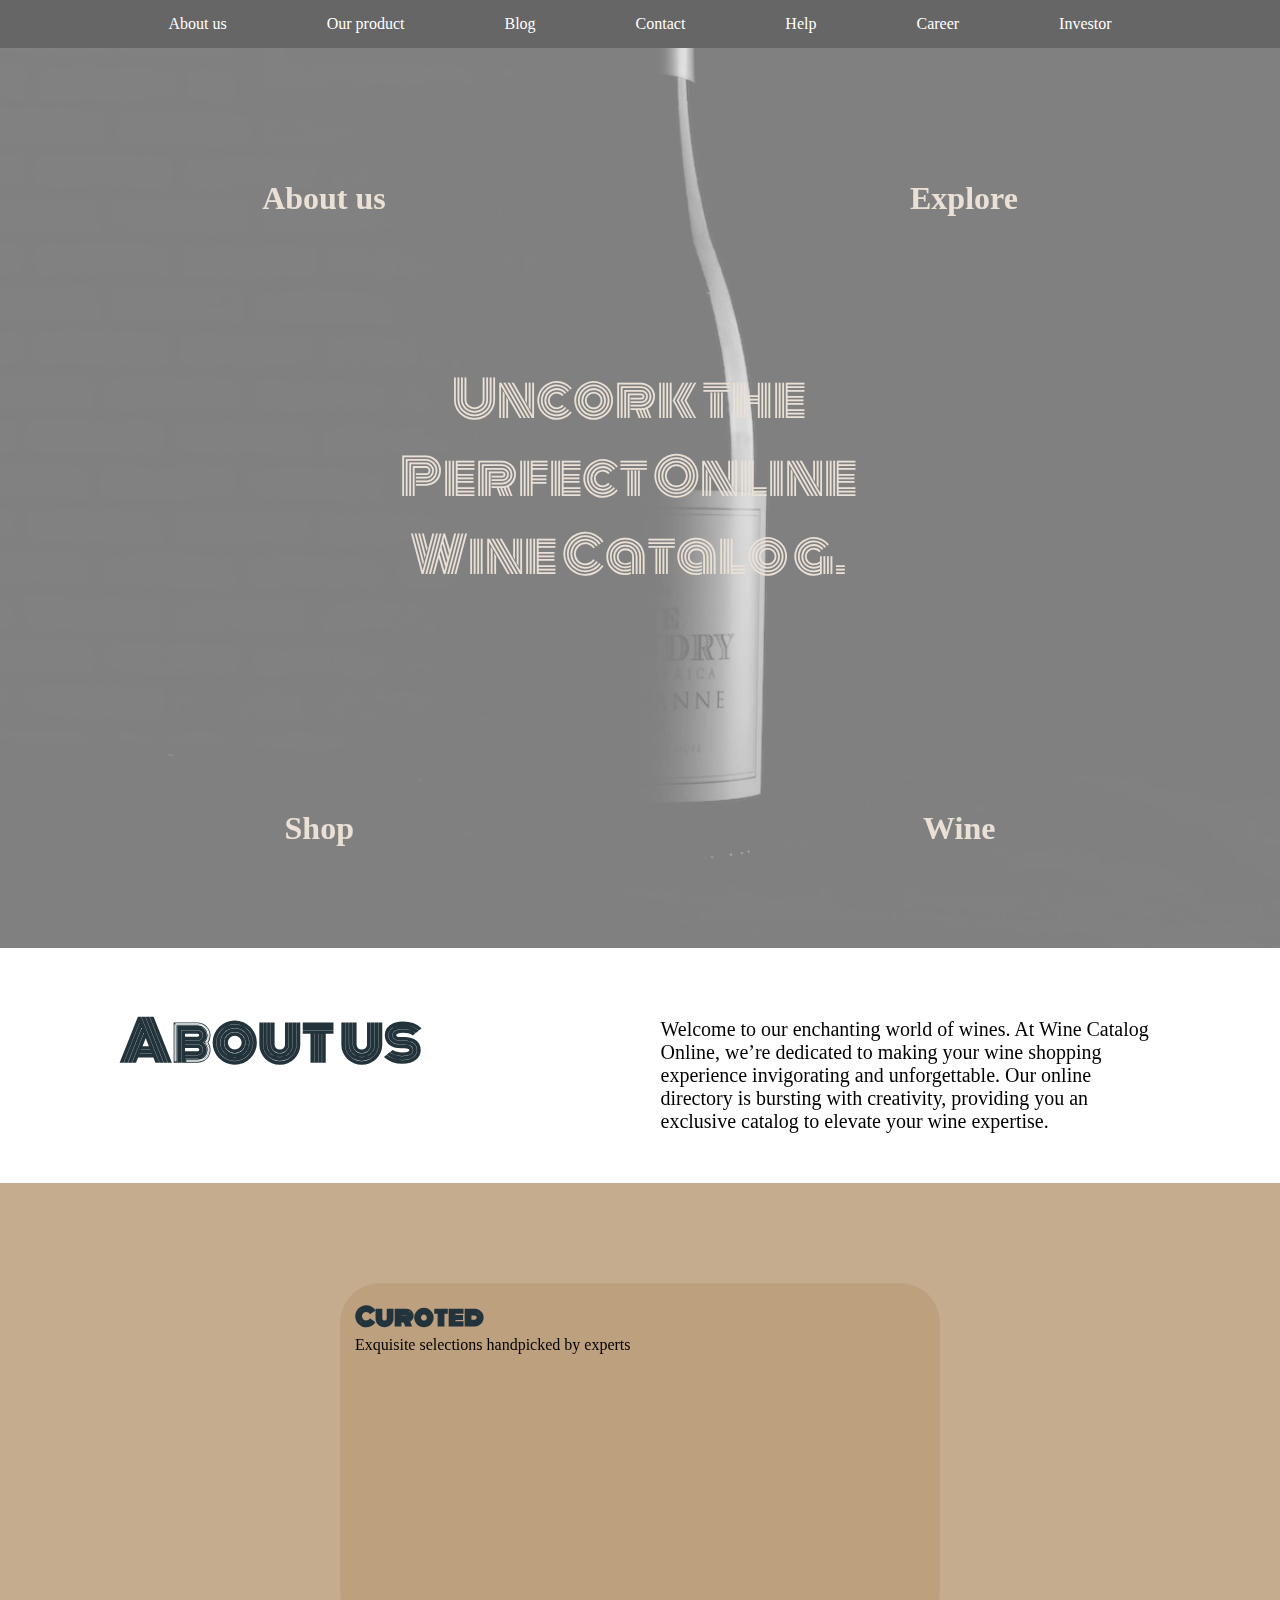
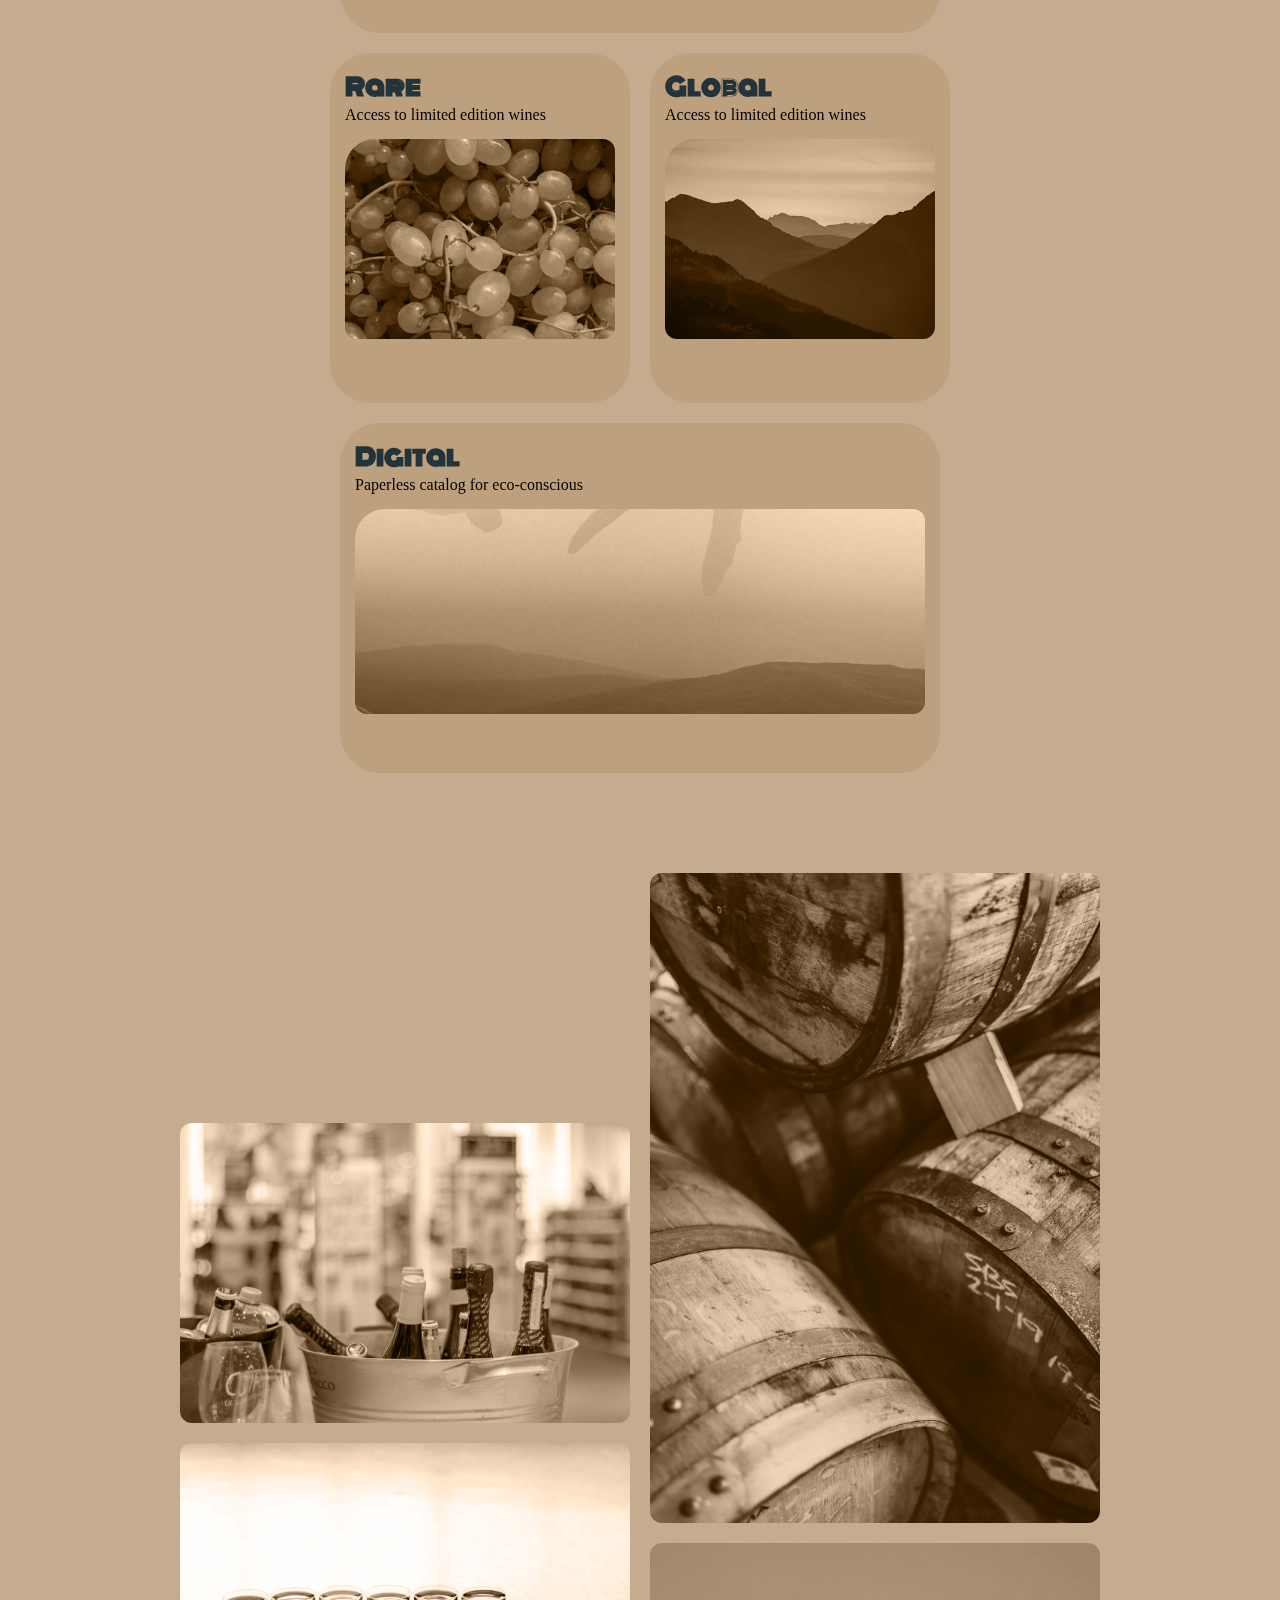
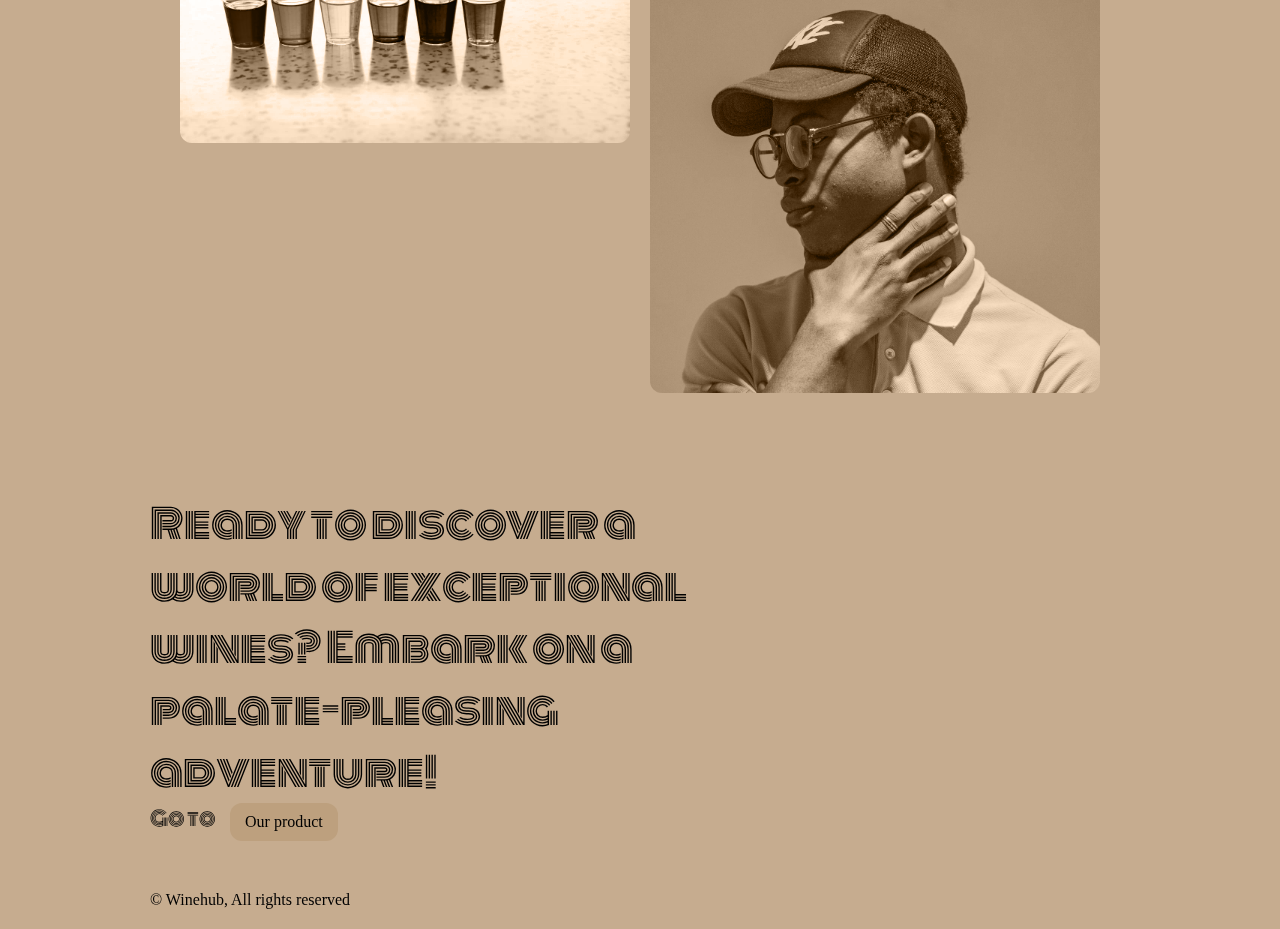
<file: index.html>
<!DOCTYPE html>
<html lang="en">
<head>
    <meta charset="UTF-8">
    <meta name="viewport" content="width=device-width, initial-scale=1.0">
    <link rel="stylesheet" href="./views/css/style.css">
    <link rel="preconnect" href="https://fonts.googleapis.com">
    <link rel="preconnect" href="https://fonts.gstatic.com" crossorigin>
    <link href="https://fonts.googleapis.com/css2?family=Monoton&family=Roboto:wght@100&display=swap" rel="stylesheet">
    <link rel="stylesheet" href="https://cdnjs.cloudflare.com/ajax/libs/font-awesome/6.4.2/css/all.min.css" integrity="sha512-z3gLpd7yknf1YoNbCzqRKc4qyor8gaKU1qmn+CShxbuBusANI9QpRohGBreCFkKxLhei6S9CQXFEbbKuqLg0DA==" crossorigin="anonymous" referrerpolicy="no-referrer" />
    <title>Winehub</title>
</head>
<body>

    <div class="container">
        <div class="overlay">
            <i class="fa-solid fa-xmark"></i>
                <a href="./index.html">About us</a>            
                <a href="./ourproduct.html">Our product</a>
                <a href="./blog.html">Blog</a>
                <a href="./contact.html">Contact</a>
                <a href="./help.html">Help</a>
                <a href="./career.html">Career</a>
                <a href="./invest.html">Investor</a>
        </div>

        <div class="header">
            <nav>
                <div class="nav">
                    <a href="./index.html">About us</a>            
                    <a href="./ourproduct.html">Our product</a>
                    <a href="./blog.html">Blog</a>
                    <a href="./contact.html">Contact</a>
                    <a href="./help.html">Help</a>
                    <a href="./career.html">Career</a>
                    <a href="./invest.html">Investor</a>
                    <i class="fa-solid fa-bars"></i>
                </div>
            </nav>

        </div>
        <main>
            <section id="section-first">
                <div class="first">
                    <div class="imgforfirst">
                    </div>
                    <div class="all-div1">
                        <div class="div1">
                            <h1>About us
                            </h1>
                            <h1>Explore</h1>
                       </div>
                    </div>
                    <div class="txt">
                        <p>Uncork the Perfect Online Wine Catalog.</p>
                    </div>

                    <div class="all-div2">
                        <div class="div2">
                            <h1>Shop
                            </h1>
                            <h1>Wine</h1>
                    </div>
                </div>
                


            </section>
            <section id="section-two">
                <div class="section-two">
                    <h1>About us</h1>
                    <p>Welcome to our enchanting world of wines. At Wine Catalog Online, we’re dedicated to making your wine shopping experience invigorating and unforgettable. Our online directory is bursting with creativity, providing you an exclusive catalog to elevate your wine expertise.</p>
                </div>
            </section>
            <section id="section-three">
                <div class="section-three">
                    <div class="part1">
                        <div class="curoted">
                            <h3>Curoted</h3>
                            <p>Exquisite selections handpicked by experts
                            </p>
                        </div>
                        <div class="rare">
                            <h3>Rare</h3>
                            <p>Access to limited edition wines
                            </p>
                            <div class="rareimg">
                                <img src="./views/img/mPbLLfsyYOe1v8wuP1nk9HDKM.webp" alt="">

                            </div>
                        </div>
                        <!--  -->
                        <div class="rare global">
                            <h3>Global</h3>
                            <p>Access to limited edition wines
                            </p>
                            <div class="rareimg global">
                                <img src="./views/img/zfJcCOulSkmRmEJStFETsKEWGc.webp" alt="">
                            </div>
                        </div>

                        <div class="digital">
                            <h3>Digital</h3>
                            <p>Paperless catalog for eco-conscious
                            </p>
                            <div class="digitalimg">
                                <img src="./views/img/ctvsrEU2pO3iNdLPaPnHcOCfJrE.webp" alt="">
                            </div>

                        </div>
                    </div>

                </div>
            </section>
            <section id="section-four">
                <div class="section-four">
                    <div class="fr-1 redact">
                        <img src="./views/img/oDoz3FH8tviQNWc6Nzp5FpTM.webp" alt="">
                        <img src="./views/img/5SZLEPv9KHqQd7X8ql6QPO548fk.webp" alt="">
                    </div>
                    <div class="fr-2">
                        <img src="./views/img/AtBK2F9dDN2FYnU7oPoknsyrWs.webp" alt="">
                        <img src="./views/img/AsH6Ju49a4D9586br57cczPXI.jpeg" alt="">
                    </div>
                </div>

            </section>
            <section id="section-five">
                <div class="section-five">
                    <p>Ready to discover a world of exceptional wines? Embark on a palate-pleasing adventure!</p>
                    <div class="five-p">
                        <p>Go to </p>
                        <a href="./ourproduct.html">Our product</a>

                    </div>
                </div>
            </section>
        </main>

        <footer>
            <div class="footer">
                <p>&#169; Winehub, All rights reserved</p>

            </div>
        </footer>

    </div>

    <script src="./views/js/active.js"></script>

    
</body>
</html>
</file>
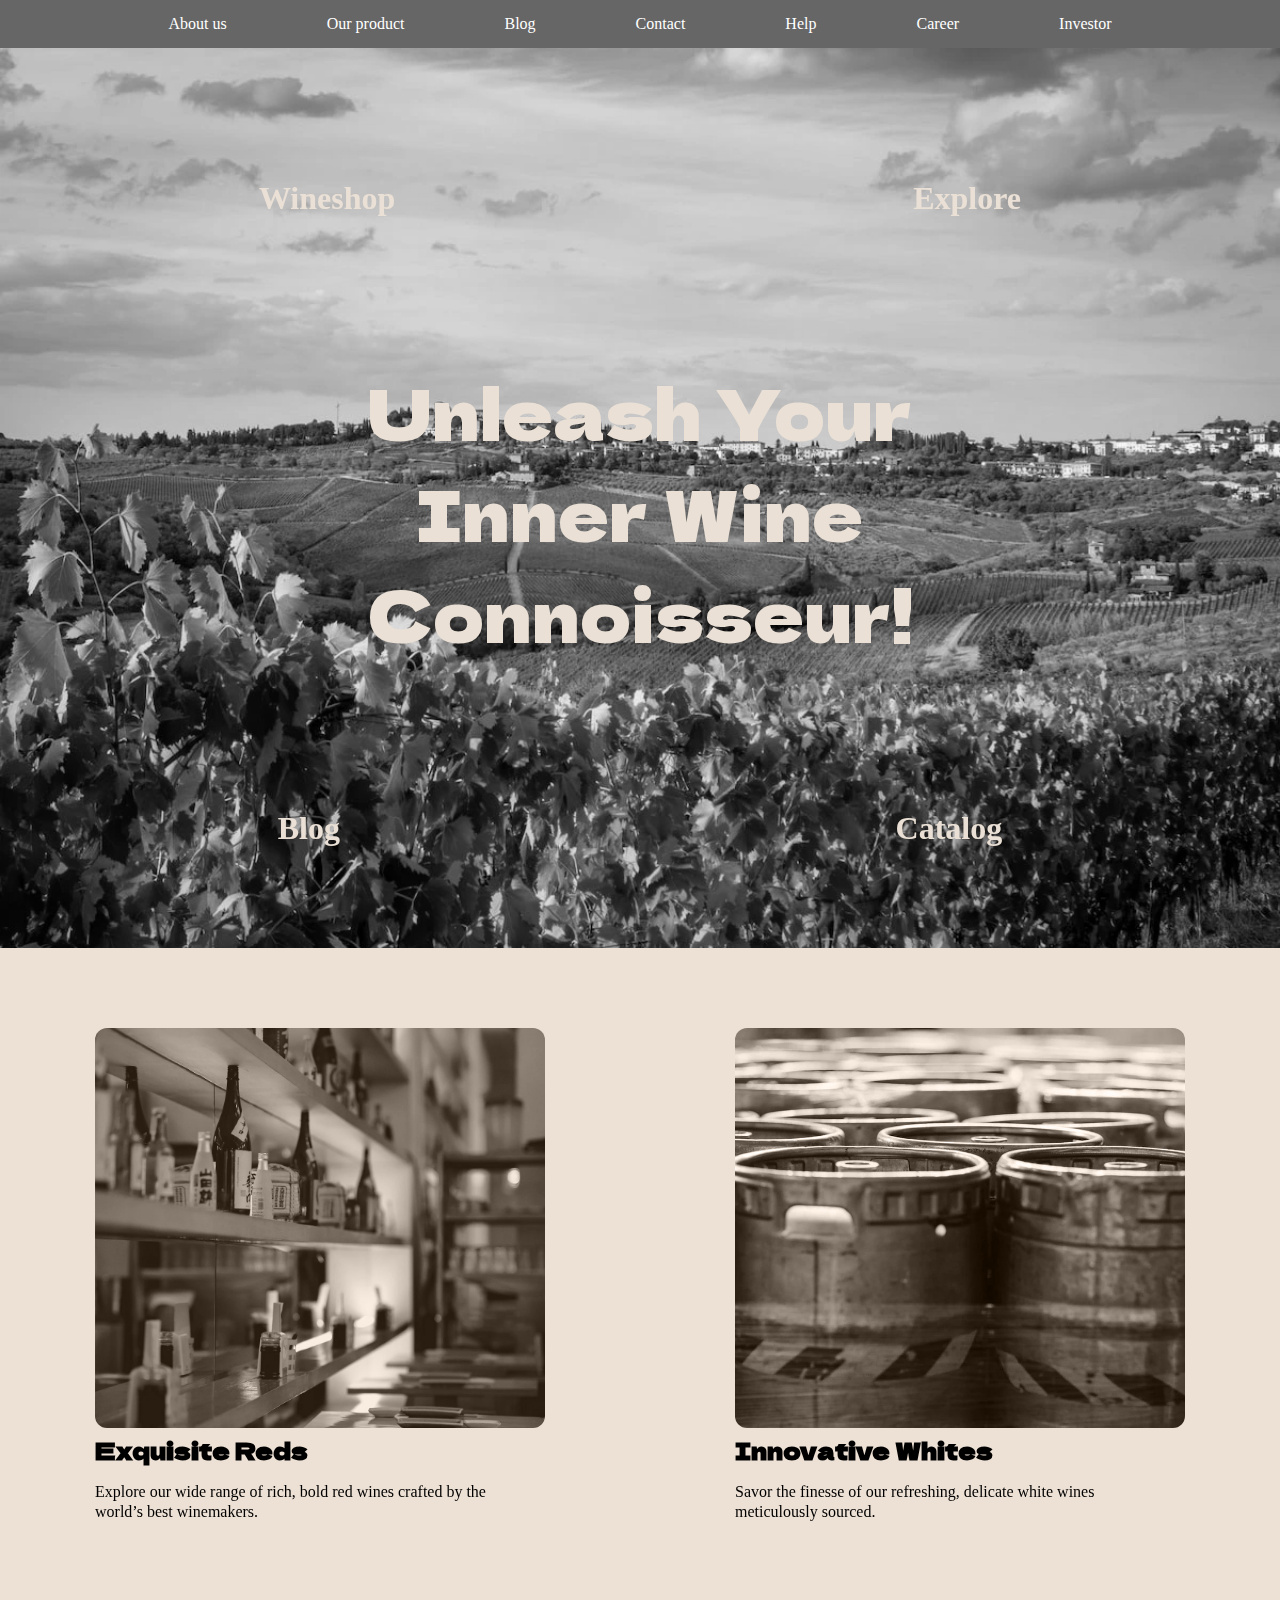
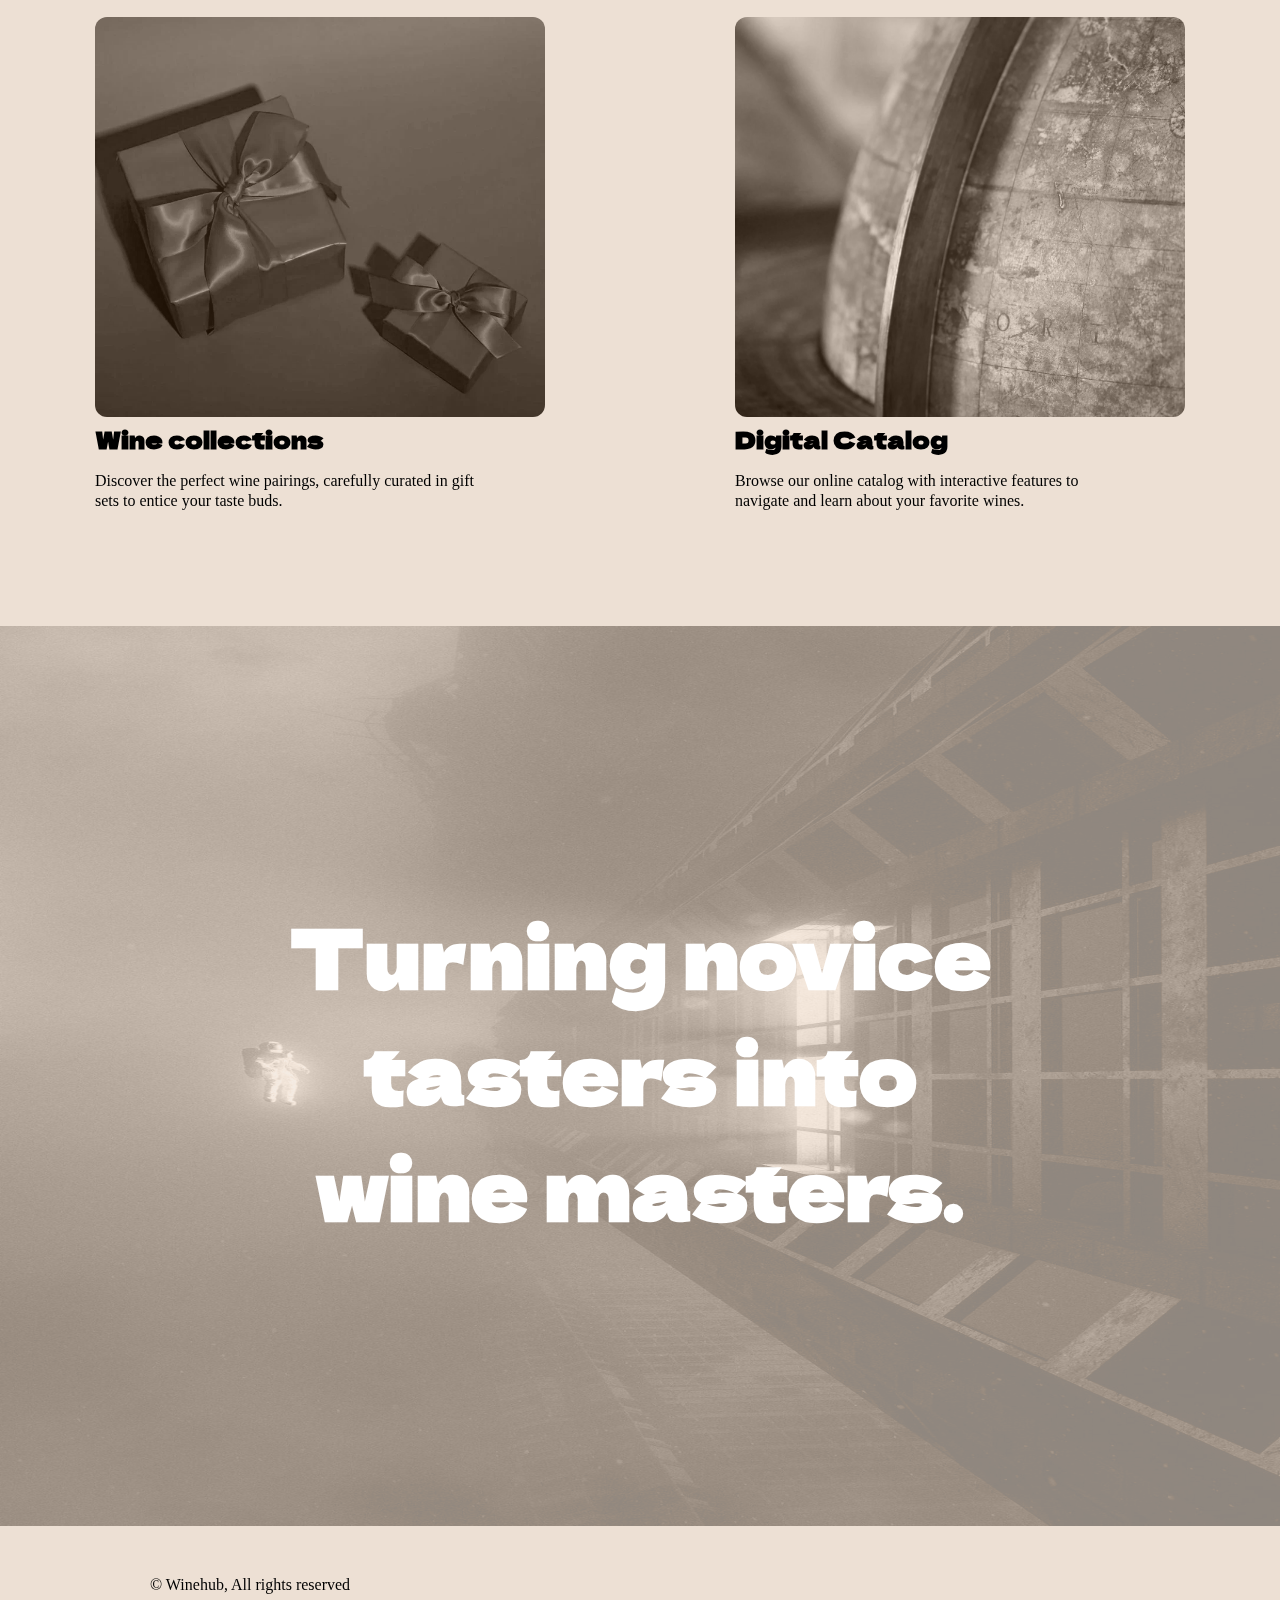
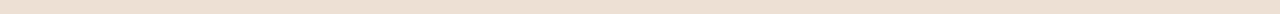
<file: blog.html>
<!DOCTYPE html>
<html lang="en">
<head>
    <meta charset="UTF-8">
    <meta name="viewport" content="width=device-width, initial-scale=1.0">
    <link rel="stylesheet" href="./views/css/blog.css">
    <link rel="preconnect" href="https://fonts.googleapis.com">
    <link rel="preconnect" href="https://fonts.gstatic.com" crossorigin>
    <link href="https://fonts.googleapis.com/css2?family=Dela+Gothic+One&family=Monoton&family=Roboto:wght@100&display=swap" rel="stylesheet">
    <link rel="stylesheet" href="https://cdnjs.cloudflare.com/ajax/libs/font-awesome/6.4.2/css/all.min.css" integrity="sha512-z3gLpd7yknf1YoNbCzqRKc4qyor8gaKU1qmn+CShxbuBusANI9QpRohGBreCFkKxLhei6S9CQXFEbbKuqLg0DA==" crossorigin="anonymous" referrerpolicy="no-referrer" />

    <title>Winehub</title>
</head>
<body>

    <div class="container">
        <div class="overlay">
            <i class="fa-solid fa-xmark"></i>
                <a href="./index.html">About us</a>            
                <a href="./ourproduct.html">Our product</a>
                <a href="./blog.html">Blog</a>
                <a href="./contact.html">Contact</a>
                <a href="./help.html">Help</a>
                <a href="./career.html">Career</a>
                <a href="./invest.html">Investor</a>
        </div>
        <div class="header">
            <nav>
                <div class="nav">
                    <a href="./index.html">About us</a>            
                    <a href="./ourproduct.html">Our product</a>
                    <a href="./blog.html">Blog</a>
                    <a href="./contact.html">Contact</a>
                    <a href="./help.html">Help</a>
                    <a href="./career.html">Career</a>
                    <a href="./invest.html">Investor</a>
                    <i class="fa-solid fa-bars"></i>

            </div>
            </nav>

        </div>

        <main>
            <section id="section-first">
                <div class="first">
                    <div class="imgforfirst">
                    </div>
                    <div class="all-div1">
                        <div class="div1">
                            <h1>Wineshop
                            </h1>
                            <h1>Explore</h1>
                       </div>
                    </div>
                    <div class="txt">
                        <p>Unleash Your Inner Wine Connoisseur!</p>
                    </div>

                    <div class="all-div2">
                        <div class="div2">
                            <h1>Blog</h1>
                            <h1>Catalog</h1>
                    </div>
                </div>
            </section>

            <section id="section-two">
                <div class="blogs">
                    <div class="part-1">
                        <div class="sect-two-img">
                            <img src="./views/img/blog2.webp" alt="">
                            <h2>Exquisite Reds
                            </h2>
                            <p>Explore our wide range of rich, bold red wines crafted by the world’s best winemakers.
                            </p>
                        </div>
                            <div class="sect-two-img">
                                <img src="./views/img/blog3.webp" alt="">
                                <h2>Wine collections
                                </h2>
                                <p>Discover the perfect wine pairings, carefully curated in gift sets to entice your taste buds.
                                </p>                 
                            </div>
                    </div>

                    <div class="part-2">
                        <div class="sect-two-img">
                            <img src="./views/img/blog4.webp" alt="">
                            <h2>Innovative Whites
                            </h2>
                            <p>Savor the finesse of our refreshing, delicate white wines meticulously sourced.
                            </p>
                        </div>
                        <div class="sect-two-img">
                            <img src="./views/img/blog5.webp" alt="">
                            <h2>Digital Catalog
                            </h2>
                            <p>Browse our online catalog with interactive features to navigate and learn about your favorite wines.
                            </p>
    
                        </div>
                    </div>
                </div>
            </section>
            <section id="section-three">
                <div class="section-three">
                    <div class="three-img">
                        <img src="./views/img/blog6.jpeg" alt="">
                        <div class="three-txt">
                            <h1>Turning novice tasters into wine masters.
                            </h1>
                        </div>
                    </div>

                </div>
            </section>

        </main>

        <footer>
            <div class="footer">
                <p>&#169; Winehub, All rights reserved</p>
            </div>
        </footer>


    </div>

    <script src="./views/js/active.js"></script>

</body>
</html>
</file>
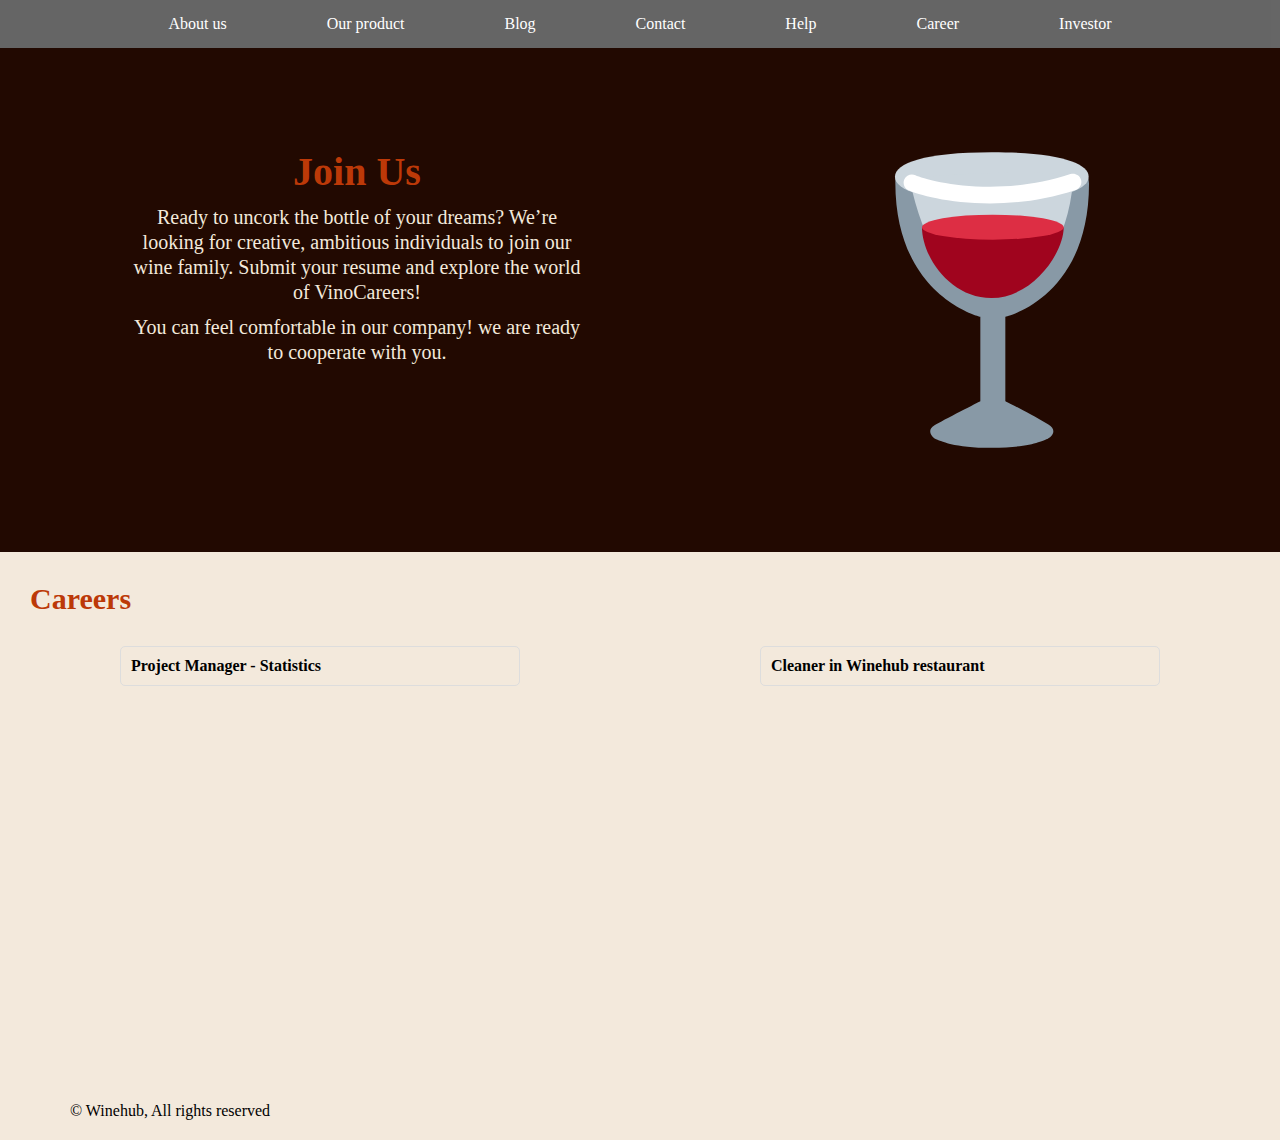
<file: career.html>
<!DOCTYPE html>
<html lang="en">
  <head>
    <meta charset="UTF-8" />
    <meta name="viewport" content="width=device-width, initial-scale=1.0" />
    <link rel="stylesheet" href="./views/css/career.css" />
    <link
      rel="stylesheet"
      href="https://cdnjs.cloudflare.com/ajax/libs/font-awesome/6.4.2/css/all.min.css"
      integrity="sha512-z3gLpd7yknf1YoNbCzqRKc4qyor8gaKU1qmn+CShxbuBusANI9QpRohGBreCFkKxLhei6S9CQXFEbbKuqLg0DA=="
      crossorigin="anonymous"
      referrerpolicy="no-referrer"
    />

    <title>Winehub</title>
  </head>
  <body>
    <div class="container">
      <div class="overlay">
        <i class="fa-solid fa-xmark"></i>
        <a href="./index.html">About us</a>
        <a href="./ourproduct.html">Our product</a>
        <a href="./blog.html">Blog</a>
        <a href="./contact.html">Contact</a>
        <a href="./help.html">Help</a>
        <a href="./career.html">Career</a>
        <a href="./invest.html">Investor</a>
      </div>
      <div class="header">
        <nav>
          <div class="nav">
            <a href="./index.html">About us</a>
            <a href="./ourproduct.html">Our product</a>
            <a href="./blog.html">Blog</a>
            <a href="./contact.html">Contact</a>
            <a href="./help.html">Help</a>
            <a href="./career.html">Career</a>
            <a href="./invest.html">Investor</a>
            <i class="fa-solid fa-bars"></i>
          </div>
        </nav>
      </div>

      <main>
        <section id="sect1">
          <div class="sect1">
            <div class="left">
              <h2>Join Us</h2>
              <p>
                Ready to uncork the bottle of your dreams? We’re looking for
                creative, ambitious individuals to join our wine family. Submit
                your resume and explore the world of VinoCareers!
              </p>
              <p>
                You can feel comfortable in our company! we are ready to
                cooperate with you.
              </p>
            </div>
            <div class="right">
              <img src="./views/img/career1.svg" alt="" />
            </div>
          </div>
        </section>

        <section id="sect-2">
          <div class="sect-2">
            <div class="careers">
              <h2>Careers</h2>
              <div class="accordion">
                <div class="acc">
                  <div class="accordion-item">
                    <div class="question">Project Manager - Statistics</div>
                    <div class="answer">
                      <form action="">
                        <label for="">Full name:</label>
                        <input type="text" placeholder="Full name" />
                        <label for="">Gmail:</label>
                        <input type="email" placeholder="Gmail" />
                        <label for="">Telephone:</label>
                        <input type="tel" placeholder="Telephone" />
                        <label for="">Resume:</label>
                        <input type="file" placeholder="Resume" />
                        <button type="submit">Apply job</button>
                      </form>
                    </div>
                  </div>
                  <div class="accordion-item">
                    <div class="question">Сleaner in Winehub restaurant</div>
                    <div class="answer">
                      <form action="">
                        <label for="">Full name:</label>
                        <input type="text" placeholder="Full name" />
                        <label for="">Gmail:</label>
                        <input type="email" placeholder="Gmail" />
                        <label for="">Telephone:</label>
                        <input type="tel" placeholder="Telephone" />
                        <label for="">Resume:</label>
                        <input type="file" placeholder="Resume" />
                        <button type="submit">Apply job</button>
                      </form>
                    </div>
                  </div>
                </div>
              </div>
            </div>
          </div>
        </section>
      </main>

      <footer>
        <div class="footer">
          <p>&#169; Winehub, All rights reserved</p>
        </div>
      </footer>
    </div>
    <script src="./views/js/active.js"></script>
  </body>
</html>
</file>
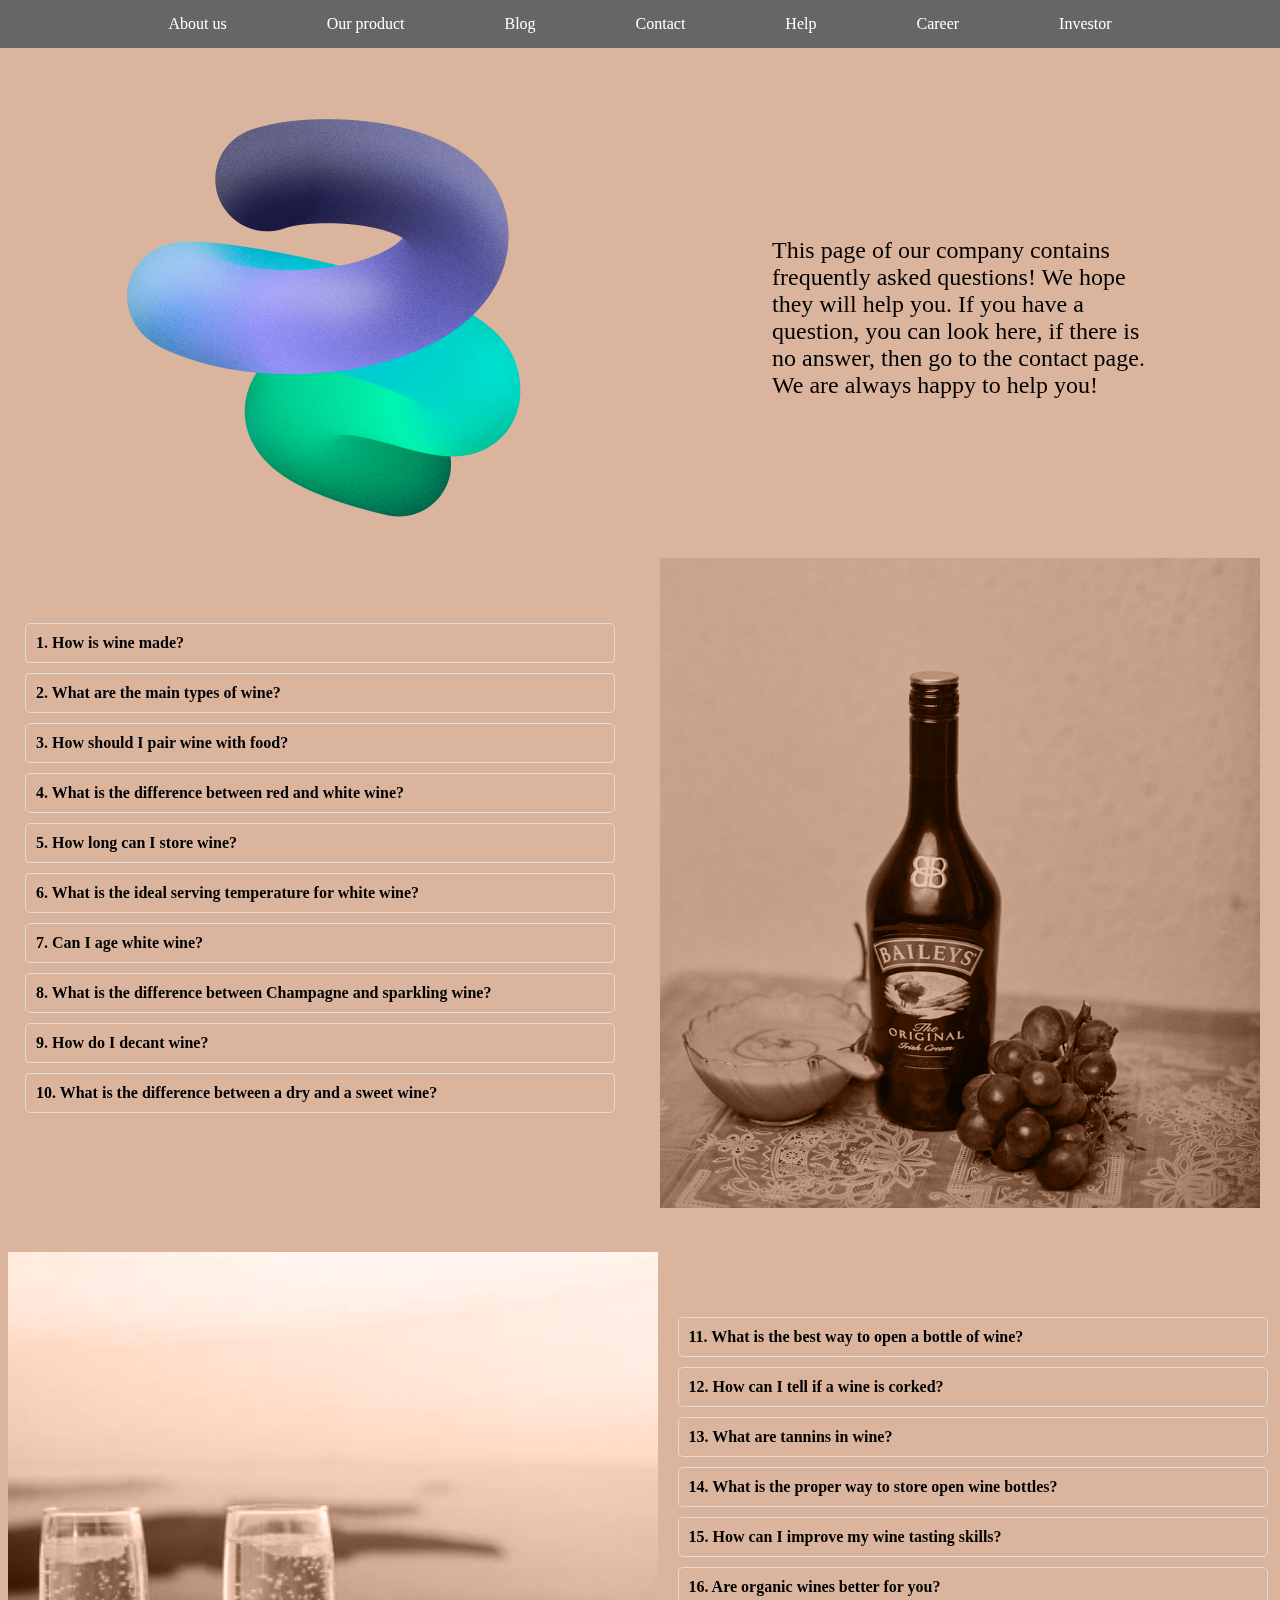
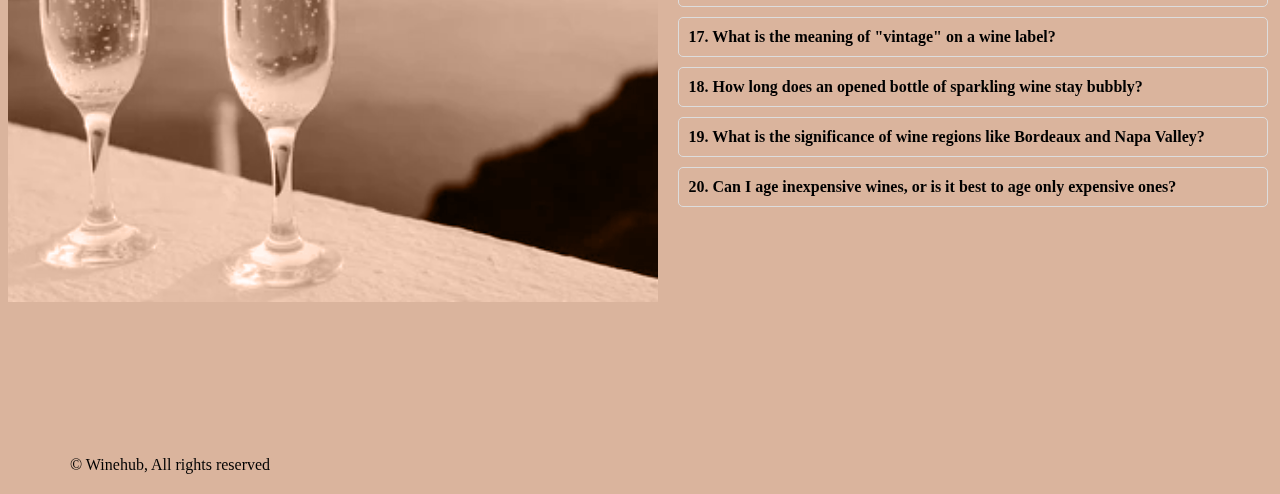
<file: help.html>
<!DOCTYPE html>
<html lang="en">
  <head>
    <meta charset="UTF-8" />
    <meta name="viewport" content="width=device-width, initial-scale=1.0" />
    <link rel="stylesheet" href="./views/css/help.css" />
    <link rel="stylesheet" href="https://cdnjs.cloudflare.com/ajax/libs/font-awesome/6.4.2/css/all.min.css" integrity="sha512-z3gLpd7yknf1YoNbCzqRKc4qyor8gaKU1qmn+CShxbuBusANI9QpRohGBreCFkKxLhei6S9CQXFEbbKuqLg0DA==" crossorigin="anonymous" referrerpolicy="no-referrer" />

    <title>Winehub</title>
  </head>
  <body>
    <div class="container">
      <div class="overlay">
        <i class="fa-solid fa-xmark"></i>
            <a href="./index.html">About us</a>            
            <a href="./ourproduct.html">Our product</a>
            <a href="./blog.html">Blog</a>
            <a href="./contact.html">Contact</a>
            <a href="./help.html">Help</a>
            <a href="./career.html">Career</a>
            <a href="./invest.html">Investor</a>
    </div>
      <div class="header">
        <nav>
          <div class="nav">
            <a href="./index.html">About us</a>
            <a href="./ourproduct.html">Our product</a>
            <a href="./blog.html">Blog</a>
            <a href="./contact.html">Contact</a>
            <a href="./help.html">Help</a>
            <a href="./career.html">Career</a>
            <a href="./invest.html">Investor</a>
            <i class="fa-solid fa-bars"></i>
          </div>
        </nav>
      </div>

      <main>
        <section id="help-first">
          <div class="ss">
            <img src="./views/img/help4.webp" alt="" />
            <p>
              This page of our company contains frequently asked questions! We
              hope they will help you. If you have a question, you can look
              here, if there is no answer, then go to the contact page. We are
              always happy to help you!
            </p>
          </div>
          <div class="help-first">
            <div class="left">
              <div class="accordion">
                <div class="accordion-item">
                  <div class="question">1. How is wine made?</div>
                  <div class="answer">
                    Answer: Wine is made from fermented grapes. The grapes are
                    crushed, and the juice is fermented with yeast to produce
                    alcohol.
                  </div>
                </div>
                <div class="accordion-item">
                  <div class="question">
                    2. What are the main types of wine?
                  </div>
                  <div class="answer">
                    Answer: The main types of wine are red, white, and
                    sparkling. Each type is made from different grape varieties
                    and has its unique characteristics.
                  </div>
                </div>
                <div class="accordion-item">
                  <div class="question">
                    3. How should I pair wine with food?
                  </div>
                  <div class="answer">
                    Answer: Pair wine with food by considering the wine's flavor
                    and the dish's ingredients. For example, red wine pairs well
                    with red meat, while white wine complements seafood and
                    poultry.
                  </div>
                </div>
                <div class="accordion-item">
                  <div class="question">
                    4. What is the difference between red and white wine?
                  </div>
                  <div class="answer">
                    Answer: Red wine is made from dark-colored grape varieties,
                    with the skins included during fermentation, giving it its
                    red color and bolder flavors. White wine is made from green
                    or yellow grapes, with the skins removed, resulting in a
                    lighter color and crisper taste.
                  </div>
                </div>
                <div class="accordion-item">
                  <div class="question">5. How long can I store wine?</div>
                  <div class="answer">
                    Answer: The storage time for wine depends on the type.
                    Generally, most wines are best enjoyed within 1 to 5 years
                    of purchase. However, some high-quality red wines can
                    improve with several years of aging.
                  </div>
                </div>
                <div class="accordion-item">
                  <div class="question">
                    6. What is the ideal serving temperature for white wine?
                  </div>
                  <div class="answer">
                    Answer: White wine is typically served chilled. The ideal
                    temperature varies by type, but a range of 45°F to 55°F (7°C
                    to 13°C) is a good starting point.
                  </div>
                </div>
                <div class="accordion-item">
                  <div class="question">7. Can I age white wine?</div>
                  <div class="answer">
                    Answer: Most white wines are best enjoyed relatively young
                    and don't benefit from aging like red wines. However, some
                    high-quality white wines, like certain Chardonnays and
                    Rieslings, can improve with a few years of cellaring.
                  </div>
                </div>
                <div class="accordion-item">
                  <div class="question">
                    8. What is the difference between Champagne and sparkling
                    wine?
                  </div>
                  <div class="answer">
                    Answer: Champagne is a type of sparkling wine produced in
                    the Champagne region of France. Sparkling wine refers to
                    similar wines produced in other regions. Both undergo a
                    secondary fermentation process to create bubbles, but only
                    Champagne can be called "Champagne."
                  </div>
                </div>
                <div class="accordion-item">
                  <div class="question">9. How do I decant wine?</div>
                  <div class="answer">
                    Answer: To decant wine, carefully pour it from the bottle
                    into a decanter. This helps aerate the wine and separate any
                    sediment. Allow red wines to breathe for about 30 minutes,
                    while lighter wines may need less time.
                  </div>
                </div>
                <div class="accordion-item">
                  <div class="question">
                    10. What is the difference between a dry and a sweet wine?
                  </div>
                  <div class="answer">
                    Answer: A dry wine has minimal residual sugar, resulting in
                    a less sweet taste. A sweet wine contains more sugar, which
                    imparts a sweeter flavor. The level of sweetness can vary
                    widely among wine types.
                  </div>
                </div>
              </div>

              <div class="leftoright">
                <img src="./views/img/help1.webp" alt="" />
              </div>
            </div>

            <div class="right">
              <div class="rightsimg">
                <img src="./views/img/help3.webp" alt="" />
              </div>

              <div class="accordion">
                <div class="accordion-item">
                  <div class="question">
                    11. What is the best way to open a bottle of wine?
                  </div>
                  <div class="answer">
                    Answer: To open a bottle of wine, use a wine opener, such as
                    a corkscrew or a waiter's key. Insert the corkscrew into the
                    cork, turn it clockwise, and gently pull the cork out.
                  </div>
                </div>
                <div class="accordion-item">
                  <div class="question">
                    12. How can I tell if a wine is corked?
                  </div>
                  <div class="answer">
                    Answer: A wine is considered corked if it has a musty, moldy
                    smell and a damp cardboard-like taste. This is usually
                    caused by a contaminated cork.
                  </div>
                </div>
                <div class="accordion-item">
                  <div class="question">13. What are tannins in wine?</div>
                  <div class="answer">
                    Answer: Tannins are natural compounds found in grape skins,
                    seeds, and stems. They create a dry, astringent sensation in
                    the mouth and are more prevalent in red wines, contributing
                    to their structure and aging potential.
                  </div>
                </div>
                <div class="accordion-item">
                  <div class="question">
                    14. What is the proper way to store open wine bottles?
                  </div>
                  <div class="answer">
                    Answer: To preserve open wine bottles, reseal them with a
                    wine stopper and store them in the refrigerator. Red wines
                    can be stored for a few days, while white wines may last a
                    bit longer.
                  </div>
                </div>
                <div class="accordion-item">
                  <div class="question">
                    15. How can I improve my wine tasting skills?
                  </div>
                  <div class="answer">
                    Answer: You can improve your wine tasting skills by
                    attending tastings, trying wines from different regions, and
                    paying attention to the wine's aroma, flavor, and mouthfeel.
                    Practice is key to developing your palate.
                  </div>
                </div>
                <div class="accordion-item">
                  <div class="question">
                    16. Are organic wines better for you?
                  </div>
                  <div class="answer">
                    Answer: Organic wines are made from grapes grown without
                    synthetic pesticides or herbicides. While they may be better
                    for the environment, their health benefits are similar to
                    conventional wines.
                  </div>
                </div>
                <div class="accordion-item">
                  <div class="question">
                    17. What is the meaning of "vintage" on a wine label?
                  </div>
                  <div class="answer">
                    Answer: The vintage on a wine label indicates the year the
                    grapes were harvested. It can affect the wine's flavor and
                    quality, as each vintage varies due to weather conditions.
                  </div>
                </div>
                <div class="accordion-item">
                  <div class="question">
                    18. How long does an opened bottle of sparkling wine stay
                    bubbly?
                  </div>
                  <div class="answer">
                    Answer: An opened bottle of sparkling wine can stay bubbly
                    for 1-3 days if properly resealed and refrigerated. Using a
                    sparkling wine stopper can help maintain the carbonation.
                  </div>
                </div>
                <div class="accordion-item">
                  <div class="question">
                    19. What is the significance of wine regions like Bordeaux
                    and Napa Valley?
                  </div>
                  <div class="answer">
                    Answer: Wine regions like Bordeaux in France and Napa Valley
                    in California are renowned for producing high-quality wines
                    due to their unique terroir, climate, and winemaking
                    traditions.
                  </div>
                </div>
                <div class="accordion-item">
                  <div class="question">
                    20. Can I age inexpensive wines, or is it best to age only
                    expensive ones?
                  </div>
                  <div class="answer">
                    Answer: While some expensive wines are suitable for aging,
                    many affordable wines can also benefit from short-term
                    aging. It depends on the wine's structure and grape variety.
                  </div>
                </div>
              </div>
            </div>
          </div>
        </section>
      </main>

      <footer>
        <div class="footer">
          <p>&#169; Winehub, All rights reserved</p>
        </div>
      </footer>
    </div>

    <script src="./views/js/accordion.js"></script>
    <script src="./views/js/active.js"></script>
  </body>
</html>
</file>
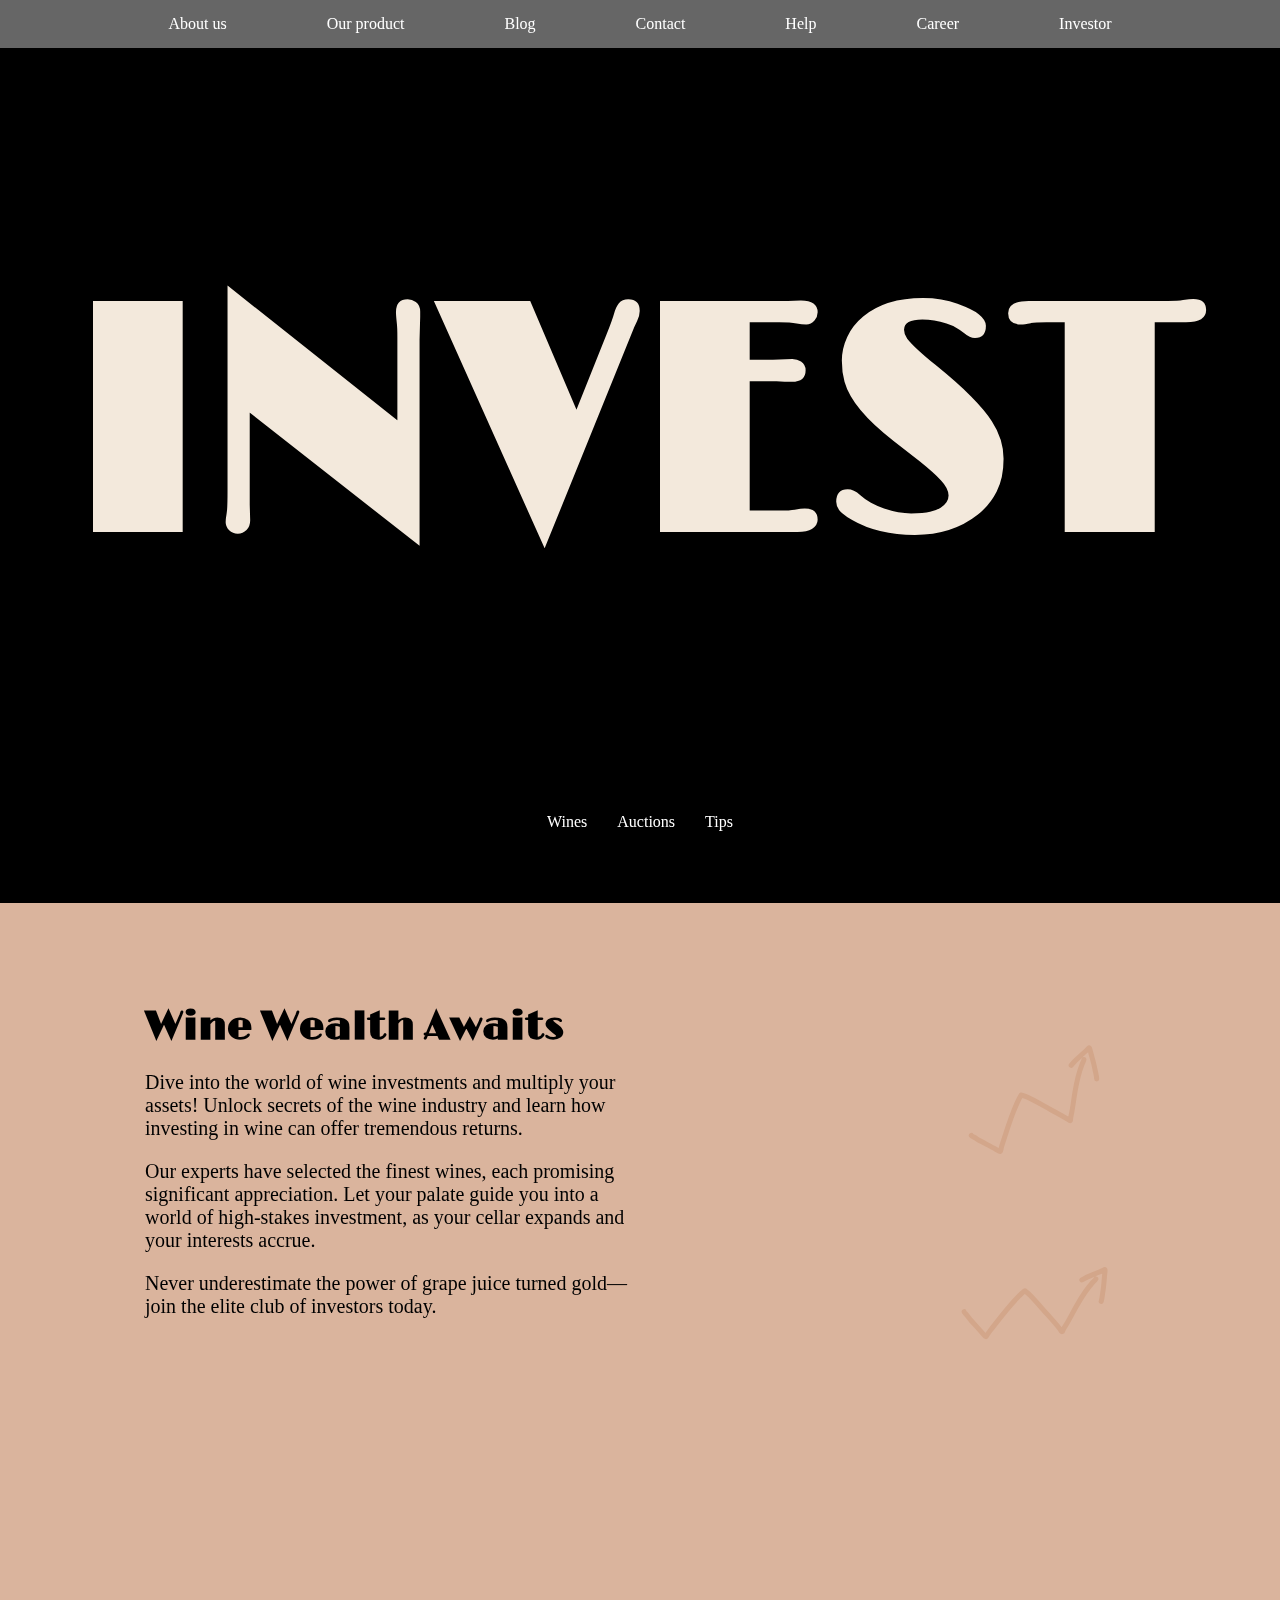
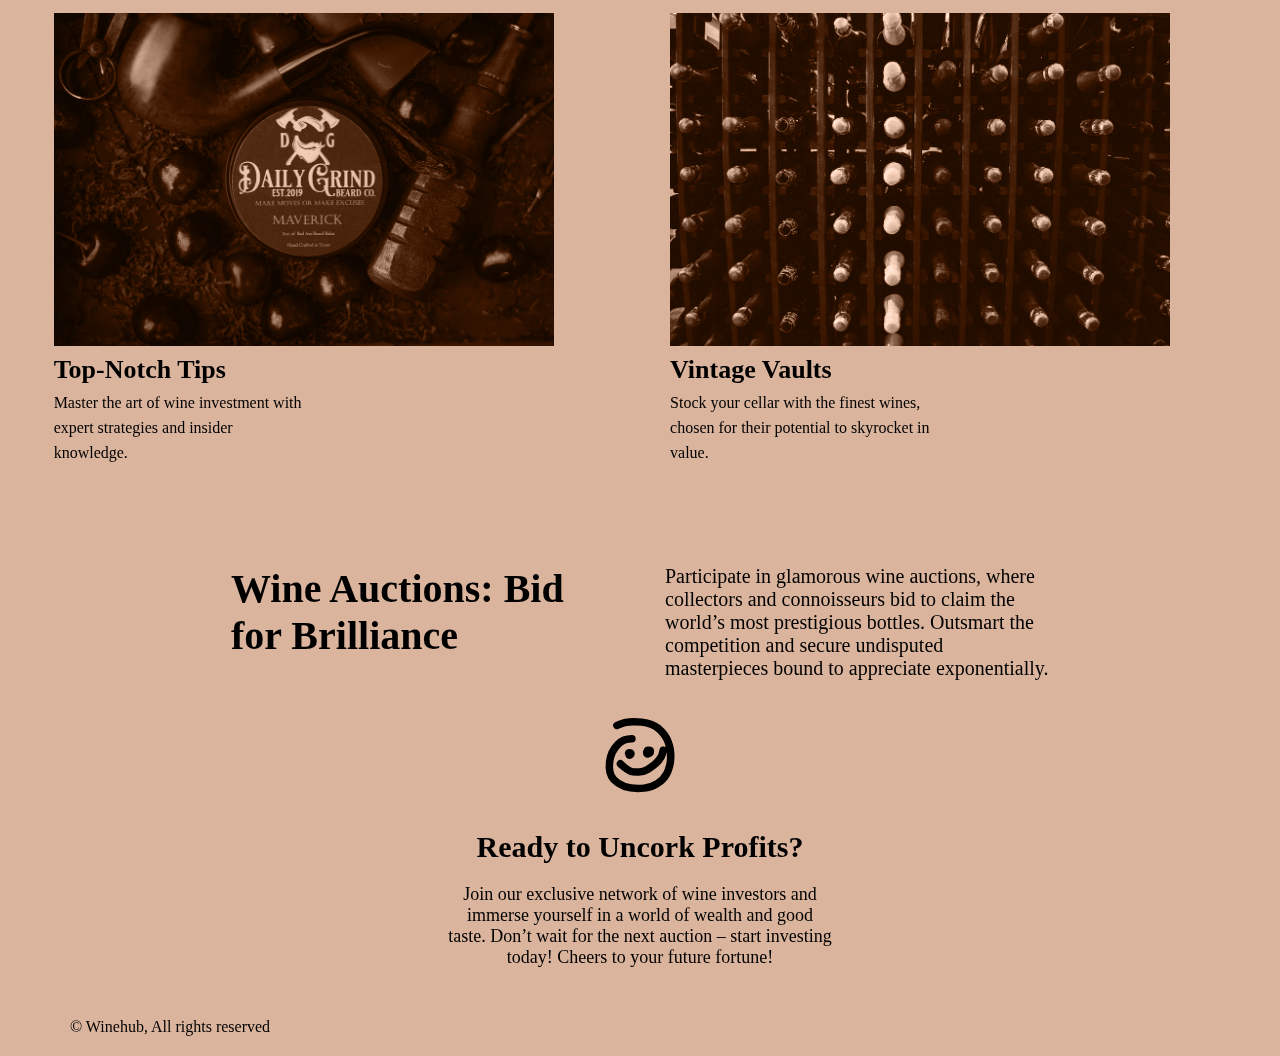
<file: invest.html>
<!DOCTYPE html>
<html lang="en">
  <head>
    <meta charset="UTF-8" />
    <meta name="viewport" content="width=device-width, initial-scale=1.0" />
    <link rel="stylesheet" href="./views/css/invest.css" />
    <link rel="preconnect" href="https://fonts.googleapis.com" />
    <link rel="preconnect" href="https://fonts.gstatic.com" crossorigin />
    <link
      href="https://fonts.googleapis.com/css2?family=Limelight&display=swap"
      rel="stylesheet"
    />
    <link rel="stylesheet" href="https://cdnjs.cloudflare.com/ajax/libs/font-awesome/6.4.2/css/all.min.css" integrity="sha512-z3gLpd7yknf1YoNbCzqRKc4qyor8gaKU1qmn+CShxbuBusANI9QpRohGBreCFkKxLhei6S9CQXFEbbKuqLg0DA==" crossorigin="anonymous" referrerpolicy="no-referrer" />
    <script src="./views/js/active.js" defer></script>
    <title>Winehub</title>
  </head>
  <body>
    <div class="container">
      <div class="overlay">
        <i class="fa-solid fa-xmark"></i>
        <a href="./index.html">About us</a>
        <a href="./ourproduct.html">Our product</a>
        <a href="./blog.html">Blog</a>
        <a href="./contact.html">Contact</a>
        <a href="./help.html">Help</a>
        <a href="./career.html">Career</a>
        <a href="./invest.html">Investor</a>
      </div>
      <div class="header">
        <nav>
          <div class="nav">
            <a href="./index.html">About us</a>
            <a href="./ourproduct.html">Our product</a>
            <a href="./blog.html">Blog</a>
            <a href="./contact.html">Contact</a>
            <a href="./help.html">Help</a>
            <a href="./career.html">Career</a>
            <a href="./invest.html">Investor</a>
            <i class="fa-solid fa-bars"></i>

          </div>
        </nav>
      </div>

      <main>
        <section id="sect-1">
          <div class="sect-1">
            <h1>INVEST</h1>
            <div class="view">
              <p>Wines</p>
              <p>Auctions</p>
              <p>Tips</p>
            </div>
          </div>
        </section>

        <section id="sect-2">
          <div class="sect-all">
            <div class="sect-2 left">
              <h1>Wine Wealth Awaits</h1>
              <p>
                Dive into the world of wine investments and multiply your
                assets! Unlock secrets of the wine industry and learn how
                investing in wine can offer tremendous returns.
              </p>
              <p>
                Our experts have selected the finest wines, each promising
                significant appreciation. Let your palate guide you into a world
                of high-stakes investment, as your cellar expands and your
                interests accrue.
              </p>
              <p>
                Never underestimate the power of grape juice turned gold—join
                the elite club of investors today.
              </p>
            </div>
            <div class="right">
              <svg viewBox="0 0 200 200">
                <path
                  d="M 29.062 108.641 C 29.212 109.479 30.212 110.369 30.741 110.977 C 32.582 113.092 34.192 115.391 36.06 117.486 C 39.889 121.781 43.815 126.006 47.587 130.348 C 48.21 131.065 49.725 133.378 50.762 133.611 C 51.147 133.697 51.27 133.261 51.453 132.998 C 52.856 130.983 54.106 128.937 55.63 126.987 C 64.51 115.62 73.293 103.828 83.454 93.571 C 85.021 91.988 86.674 90.485 88.293 88.956 C 88.538 88.725 89.46 87.759 89.859 87.759 C 90.067 87.759 90.678 88.389 90.818 88.5 C 92.298 89.669 93.754 90.853 95.079 92.204 C 101.177 98.418 106.775 105.218 112.603 111.689 C 117.003 116.576 121.386 121.468 125.414 126.674 C 126.016 127.451 126.932 129.686 127.587 127.984 C 128.592 125.376 130.446 122.968 131.834 120.563 C 135.177 114.773 138.216 108.814 141.514 103 C 146.199 94.739 151.292 86.625 157.612 79.527 C 158.599 78.418 160.195 77.273 160.857 75.937 M 146.889 76.962 C 146.888 76.962 148.436 76.029 148.836 75.795 C 152.765 73.489 157.177 71.997 161.351 70.225 C 163.718 69.22 166.178 68.38 168.476 67.22 C 169.207 66.851 170 66.082 170 67.22 C 170 69.203 169.656 71.143 169.492 73.117 C 169.07 78.214 168.768 83.366 167.912 88.414 C 167.346 91.751 167.251 95.287 166.191 98.499"
                  stroke-width="5"
                  stroke="rgb(211, 166, 138)"
                  stroke-linecap="round"
                  fill="none"
                  stroke-miterlimit="10"
                ></path>
              </svg>

              <svg viewBox="0 0 200 200">
                <path
                  d="M 29.062 108.641 C 29.212 109.479 30.212 110.369 30.741 110.977 C 32.582 113.092 34.192 115.391 36.06 117.486 C 39.889 121.781 43.815 126.006 47.587 130.348 C 48.21 131.065 49.725 133.378 50.762 133.611 C 51.147 133.697 51.27 133.261 51.453 132.998 C 52.856 130.983 54.106 128.937 55.63 126.987 C 64.51 115.62 73.293 103.828 83.454 93.571 C 85.021 91.988 86.674 90.485 88.293 88.956 C 88.538 88.725 89.46 87.759 89.859 87.759 C 90.067 87.759 90.678 88.389 90.818 88.5 C 92.298 89.669 93.754 90.853 95.079 92.204 C 101.177 98.418 106.775 105.218 112.603 111.689 C 117.003 116.576 121.386 121.468 125.414 126.674 C 126.016 127.451 126.932 129.686 127.587 127.984 C 128.592 125.376 130.446 122.968 131.834 120.563 C 135.177 114.773 138.216 108.814 141.514 103 C 146.199 94.739 151.292 86.625 157.612 79.527 C 158.599 78.418 160.195 77.273 160.857 75.937 M 146.889 76.962 C 146.888 76.962 148.436 76.029 148.836 75.795 C 152.765 73.489 157.177 71.997 161.351 70.225 C 163.718 69.22 166.178 68.38 168.476 67.22 C 169.207 66.851 170 66.082 170 67.22 C 170 69.203 169.656 71.143 169.492 73.117 C 169.07 78.214 168.768 83.366 167.912 88.414 C 167.346 91.751 167.251 95.287 166.191 98.499"
                  stroke-width="5"
                  stroke="rgb(211, 166, 138)"
                  stroke-linecap="round"
                  fill="none"
                  stroke-miterlimit="10"
                ></path>
              </svg>
            </div>
          </div>
        </section>

        <section id="sect-3">
          <div class="sect-3">
            <div class="lef">
              <img src="./views/img/invest1.webp" alt="" />

              <h2>Top-Notch Tips</h2>

              <p>
                Master the art of wine investment with expert strategies and
                insider knowledge.
              </p>
            </div>

            <div class="rig">
              <img src="./views/img/invest2.webp" alt="" />

              <h2>Vintage Vaults</h2>
              <p>
                Stock your cellar with the finest wines, chosen for their
                potential to skyrocket in value.
              </p>
            </div>
          </div>
        </section>

        <section id="sect-4">
          <div class="sect-4">
            <h2>Wine Auctions: Bid for Brilliance</h2>
            <p>
              Participate in glamorous wine auctions, where collectors and
              connoisseurs bid to claim the world’s most prestigious bottles.
              Outsmart the competition and secure undisputed masterpieces bound
              to appreciate exponentially.
            </p>
          </div>
        </section>

        <section id="sect-5">
          <div class="sect-5">
            <svg viewBox="0 0 200 200">
              <path
                d="M 85.358 98.416 C 85.358 99.097 85.159 100.262 86.176 100.262 C 86.864 100.262 87.888 99.354 87.928 98.647 C 87.97 97.904 87.818 97.032 86.876 97.032 C 86.368 97.032 85.115 96.819 84.891 97.263 M 108.956 96.34 C 108.956 97.833 108.759 98.871 110.695 98.365 C 112.088 98.001 113.862 96.891 113.862 95.302 C 113.862 93.445 112.278 93.572 110.825 93.572 C 109.422 93.572 109.89 95.28 109.89 96.34 M 73.909 111.797 C 78.077 115.538 81.873 119.475 87.253 121.563 C 90.788 122.935 94.778 122.64 98.494 122.64 C 102.819 122.64 106.434 121.405 110.15 119.23 C 116.961 115.243 124.241 109.542 128.166 102.595 C 129.843 99.627 130.268 96.784 130.918 93.572 M 89.204 78.491 C 81.393 78.491 76.555 79.951 70.73 85.668 C 64.032 92.244 60.511 100.298 59.455 109.4 C 58.448 118.088 58.655 125.956 64.907 132.607 C 74.799 143.128 91.711 145.457 105.507 144.184 C 117.567 143.072 129.89 135.719 135.626 124.88 C 142.159 112.536 142.598 95.625 137.691 82.735 C 134.982 75.62 130.235 69.525 124.457 64.556 C 118.131 59.115 110.368 57.185 102.199 56.174 C 91.064 54.797 79.165 55.193 69.195 60.575"
                stroke-width="10"
                stroke="rgb(0, 0, 0)"
                stroke-linecap="round"
                fill="none"
                stroke-miterlimit="10"
              ></path>
            </svg>
            <h2>Ready to Uncork Profits?</h2>
            <p>
              Join our exclusive network of wine investors and immerse yourself
              in a world of wealth and good taste. Don’t wait for the next
              auction – start investing today! Cheers to your future fortune!
            </p>
          </div>
        </section>
      </main>

      <footer>
        <div class="footer">
          <p>&#169; Winehub, All rights reserved</p>
        </div>
      </footer>
    </div>
  </body>
</html>
</file>
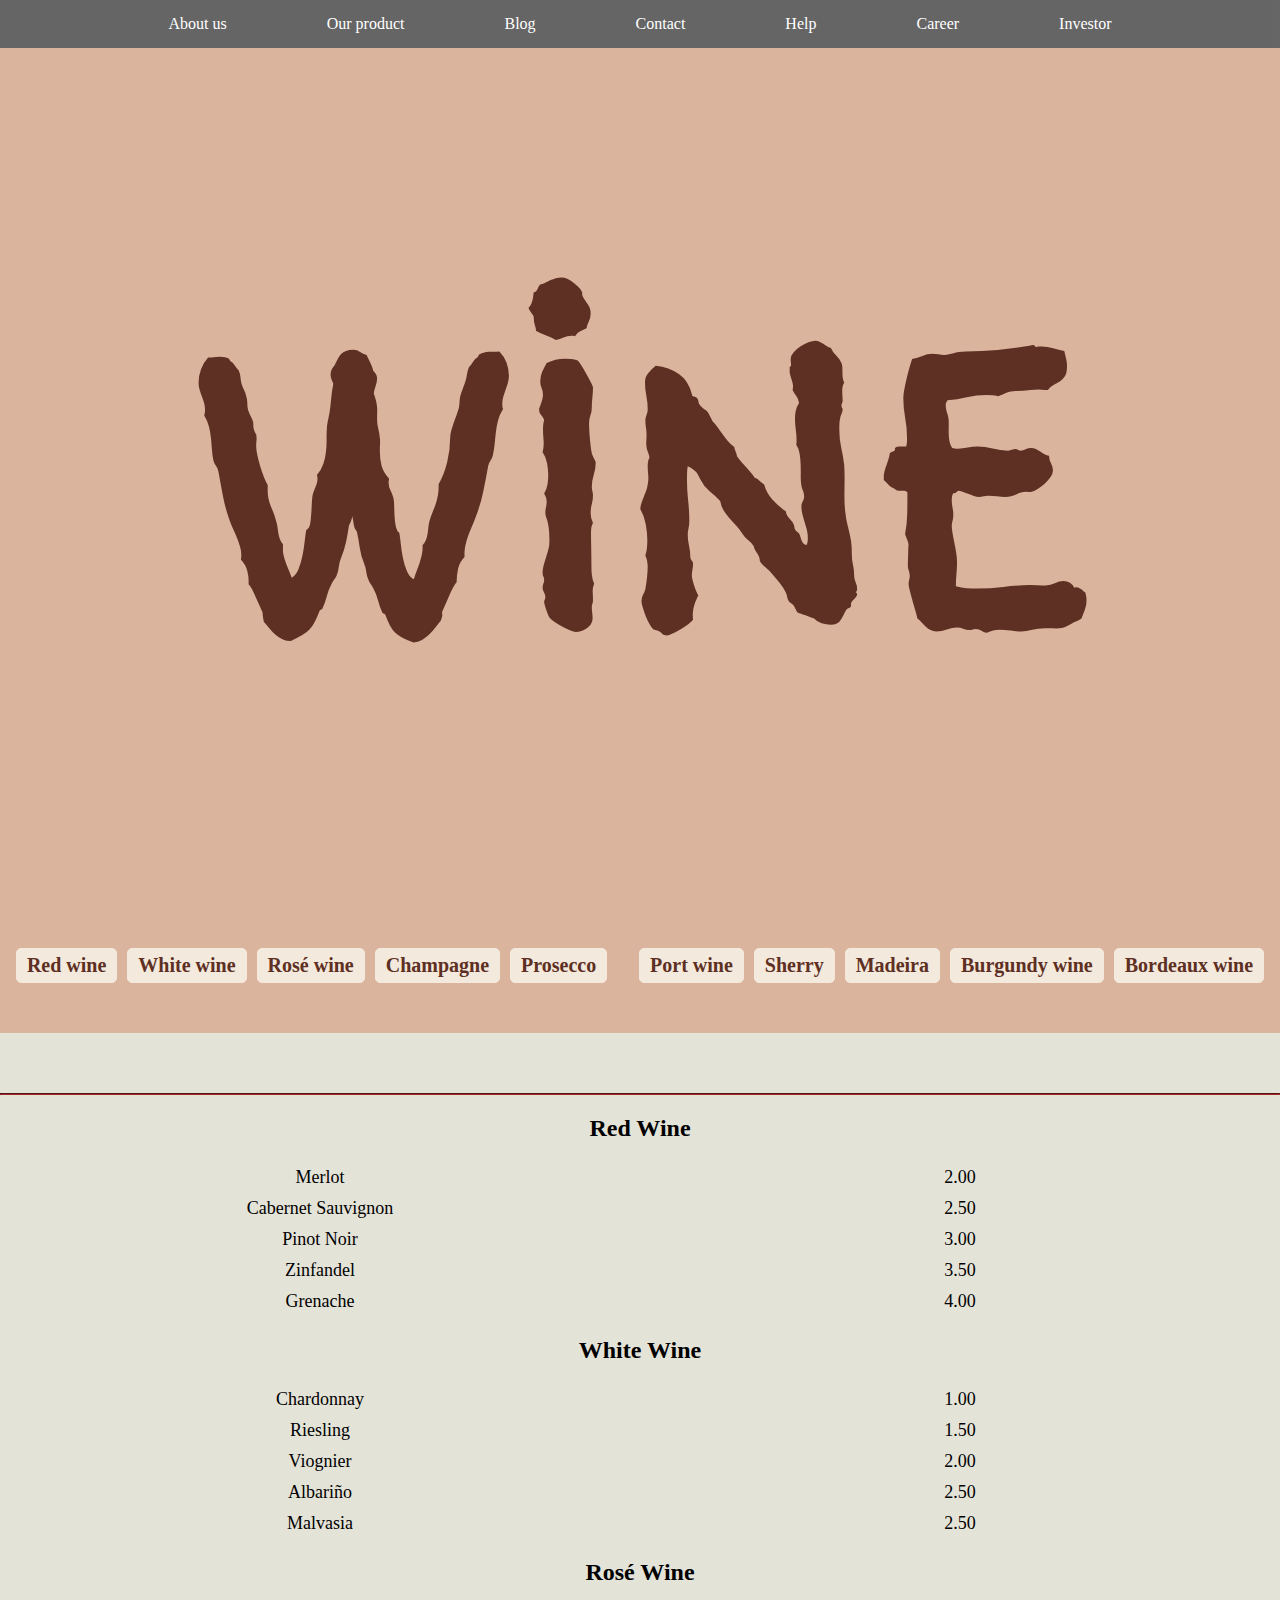
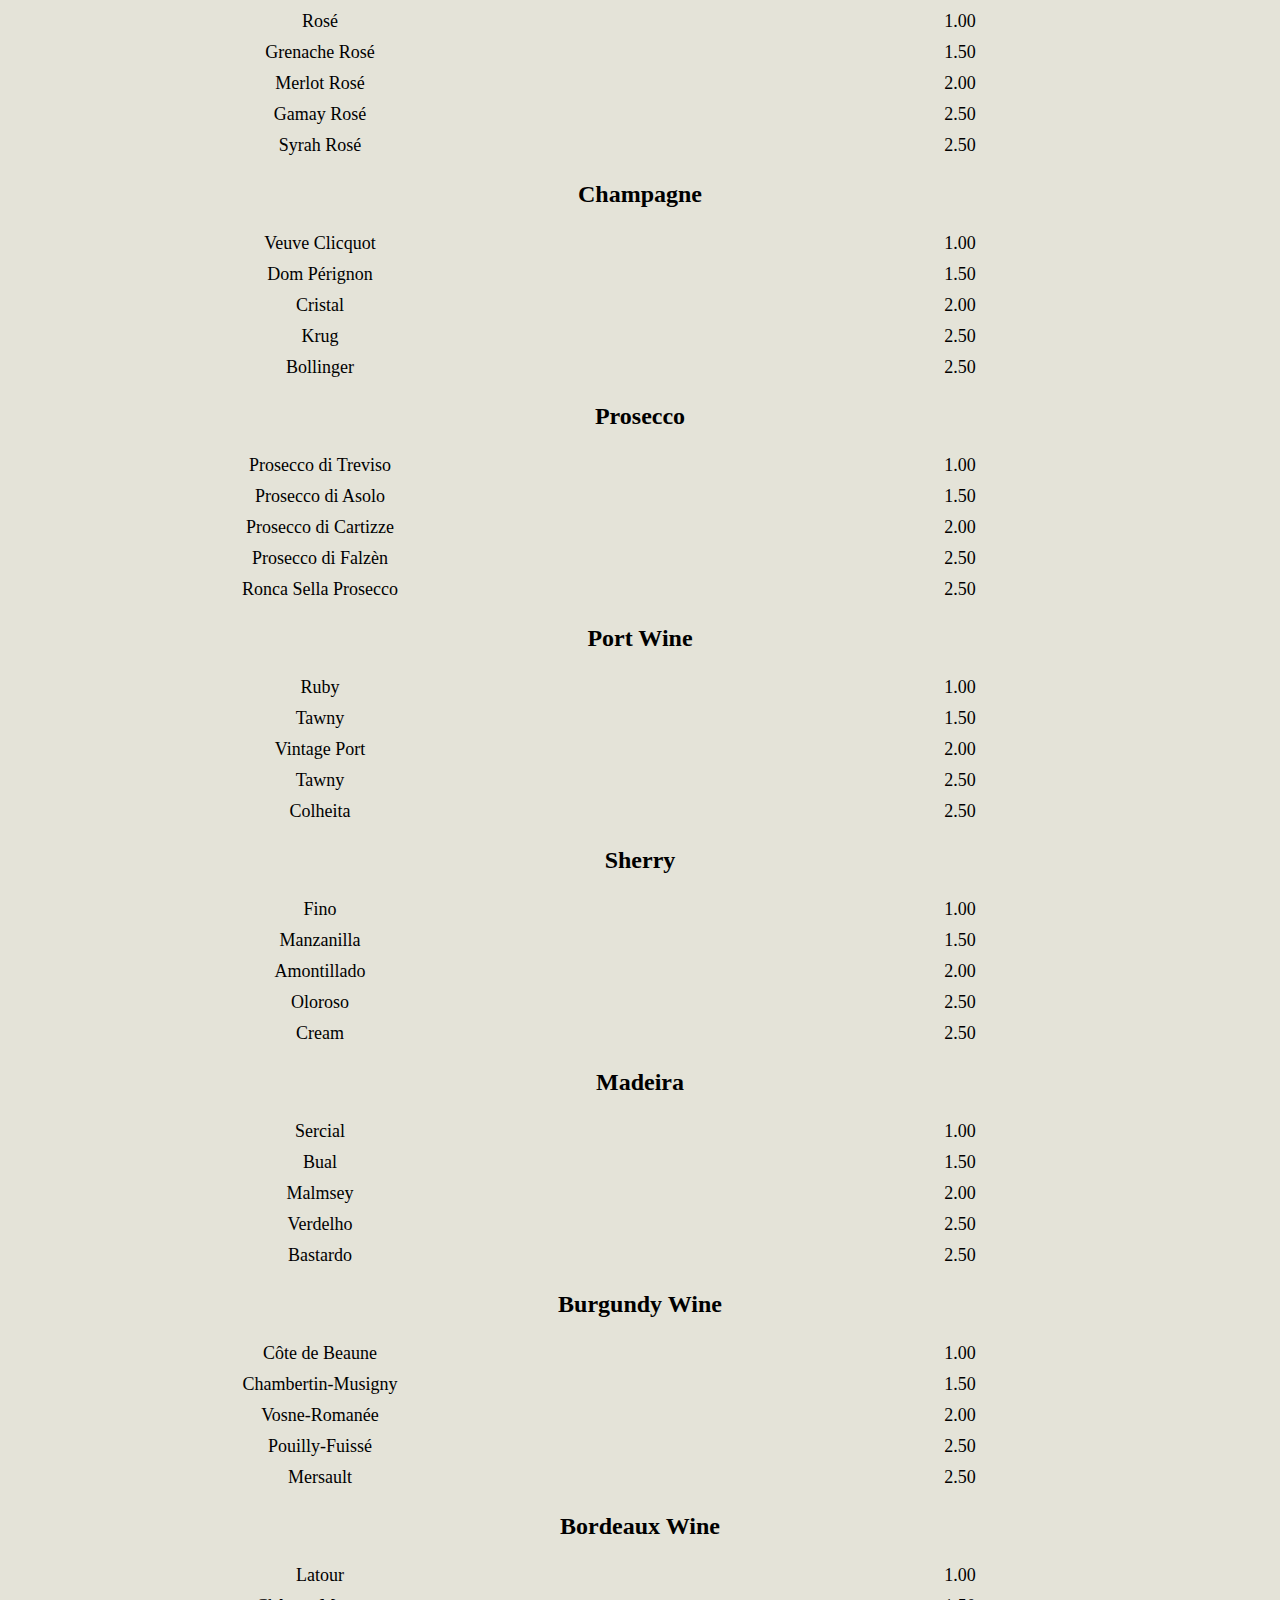
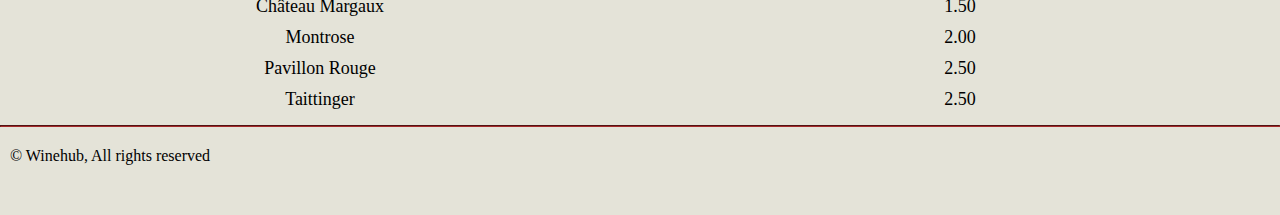
<file: ourproduct.html>
<!DOCTYPE html>
<html lang="en">
  <head>
    <meta charset="UTF-8" />
    <meta name="viewport" content="width=device-width, initial-scale=1.0" />
    <link rel="stylesheet" href="./views/css/ourproduct.css" />
    <link rel="preconnect" href="https://fonts.googleapis.com" />
    <link rel="preconnect" href="https://fonts.gstatic.com" crossorigin />
    <link
      href="https://fonts.googleapis.com/css2?family=Margarine&display=swap"
      rel="stylesheet"
    />
    <link
      rel="stylesheet"
      href="https://cdnjs.cloudflare.com/ajax/libs/font-awesome/6.4.2/css/all.min.css"
      integrity="sha512-z3gLpd7yknf1YoNbCzqRKc4qyor8gaKU1qmn+CShxbuBusANI9QpRohGBreCFkKxLhei6S9CQXFEbbKuqLg0DA=="
      crossorigin="anonymous"
      referrerpolicy="no-referrer"
    />

    <title>Winehub</title>
  </head>
  <body>
    <div class="container">
      <div class="overlay">
        <i class="fa-solid fa-xmark"></i>
        <a href="./index.html">About us</a>
        <a href="./ourproduct.html">Our product</a>
        <a href="./blog.html">Blog</a>
        <a href="./contact.html">Contact</a>
        <a href="./help.html">Help</a>
        <a href="./career.html">Career</a>
        <a href="./invest.html">Investor</a>
      </div>

      <div class="header">
        <nav>
          <div class="nav">
            <a href="./index.html">About us</a>
            <a href="./ourproduct.html">Our product</a>
            <a href="./blog.html">Blog</a>
            <a href="./contact.html">Contact</a>
            <a href="./help.html">Help</a>
            <a href="./career.html">Career</a>
            <a href="./invest.html">Investor</a>
            <i class="fa-solid fa-bars"></i>
          </div>
        </nav>
      </div>
      <main>
        <section id="sect1">
          <div class="our-product">
            <p>WINE</p>
          </div>
        </section>
        <section id="sect-2">
          <div class="sect-2">
            <div class="sect1-5">
              <p>Red wine</p>
              <p>White wine</p>
              <p>Rosé wine</p>
              <p>Champagne</p>
              <p>Prosecco</p>
            </div>
            <div class="sect2-5">
              <p>Port wine</p>
              <p>Sherry</p>
              <p>Madeira</p>
              <p>Burgundy wine</p>
              <p>Bordeaux wine</p>
            </div>

          </div>
        </section>
        <section id="sect-3">
          <div class="sect3">
            <section>
              <hr />
              <h2>Red Wine</h2>
              <article class="item">
                <p class="flavor">Merlot</p>
                <p class="price">2.00</p>
              </article>
              <article class="item">
                <p class="flavor">Cabernet Sauvignon</p>
                <p class="price">2.50</p>
              </article>
              <article class="item">
                <p class="flavor">Pinot Noir</p>
                <p class="price">3.00</p>
              </article>
              <article class="item">
                <p class="flavor">Zinfandel</p>
                <p class="price">3.50</p>
              </article>
              <article class="item">
                <p class="flavor">Grenache</p>
                <p class="price">4.00</p>
              </article>
            </section>

            <section>
              <h2>White Wine</h2>
              <article class="item">
                <p class="dessert">Chardonnay</p>
                <p class="price">1.00</p>
              </article>
              <article class="item">
                <p class="dessert">Riesling</p>
                <p class="price">1.50</p>
              </article>
              <article class="item">
                <p class="dessert">Viognier</p>
                <p class="price">2.00</p>
              </article>
              <article class="item">
                <p class="dessert">Albariño</p>
                <p class="price">2.50</p>
              </article>
              <article class="item">
                <p class="dessert">Malvasia</p>
                <p class="price">2.50</p>
              </article>
            </section>
            <section>
              <h2>Rosé Wine</h2>
              <article class="item">
                <p class="dessert">Rosé</p>
                <p class="price">1.00</p>
              </article>
              <article class="item">
                <p class="dessert">Grenache Rosé</p>
                <p class="price">1.50</p>
              </article>
              <article class="item">
                <p class="dessert">Merlot Rosé</p>
                <p class="price">2.00</p>
              </article>
              <article class="item">
                <p class="dessert">Gamay Rosé</p>
                <p class="price">2.50</p>
              </article>
              <article class="item">
                <p class="dessert">Syrah Rosé</p>
                <p class="price">2.50</p>
              </article>
            </section>
            <section>
              <h2>Champagne</h2>
              <article class="item">
                <p class="dessert">Veuve Clicquot</p>
                <p class="price">1.00</p>
              </article>
              <article class="item">
                <p class="dessert">Dom Pérignon</p>
                <p class="price">1.50</p>
              </article>
              <article class="item">
                <p class="dessert">Cristal</p>
                <p class="price">2.00</p>
              </article>
              <article class="item">
                <p class="dessert">Krug</p>
                <p class="price">2.50</p>
              </article>
              <article class="item">
                <p class="dessert">Bollinger</p>
                <p class="price">2.50</p>
              </article>
            </section>
            <section>
              <h2>Prosecco</h2>
              <article class="item">
                <p class="dessert">Prosecco di Treviso</p>
                <p class="price">1.00</p>
              </article>
              <article class="item">
                <p class="dessert">Prosecco di Asolo</p>
                <p class="price">1.50</p>
              </article>
              <article class="item">
                <p class="dessert">Prosecco di Cartizze</p>
                <p class="price">2.00</p>
              </article>
              <article class="item">
                <p class="dessert">Prosecco di Falzèn</p>
                <p class="price">2.50</p>
              </article>
              <article class="item">
                <p class="dessert">Ronca Sella Prosecco</p>
                <p class="price">2.50</p>
              </article>
            </section>
            <section>
              <h2>Port Wine</h2>
              <article class="item">
                <p class="dessert">Ruby</p>
                <p class="price">1.00</p>
              </article>
              <article class="item">
                <p class="dessert">Tawny</p>
                <p class="price">1.50</p>
              </article>
              <article class="item">
                <p class="dessert">Vintage Port</p>
                <p class="price">2.00</p>
              </article>
              <article class="item">
                <p class="dessert">Tawny</p>
                <p class="price">2.50</p>
              </article>
              <article class="item">
                <p class="dessert">Colheita</p>
                <p class="price">2.50</p>
              </article>
            </section>
            <section>
              <h2>Sherry</h2>
              <article class="item">
                <p class="dessert">Fino</p>
                <p class="price">1.00</p>
              </article>
              <article class="item">
                <p class="dessert">Manzanilla</p>
                <p class="price">1.50</p>
              </article>
              <article class="item">
                <p class="dessert">Amontillado</p>
                <p class="price">2.00</p>
              </article>
              <article class="item">
                <p class="dessert">Oloroso</p>
                <p class="price">2.50</p>
              </article>
              <article class="item">
                <p class="dessert">Cream</p>
                <p class="price">2.50</p>
              </article>
            </section>
            <section>
              <h2>Madeira</h2>
              <article class="item">
                <p class="dessert">Sercial</p>
                <p class="price">1.00</p>
              </article>
              <article class="item">
                <p class="dessert">Bual</p>
                <p class="price">1.50</p>
              </article>
              <article class="item">
                <p class="dessert">Malmsey</p>
                <p class="price">2.00</p>
              </article>
              <article class="item">
                <p class="dessert">Verdelho</p>
                <p class="price">2.50</p>
              </article>
              <article class="item">
                <p class="dessert">Bastardo</p>
                <p class="price">2.50</p>
              </article>
            </section>
            <section>
              <h2>Burgundy Wine</h2>
              <article class="item">
                <p class="dessert">Côte de Beaune</p>
                <p class="price">1.00</p>
              </article>
              <article class="item">
                <p class="dessert">Chambertin-Musigny</p>
                <p class="price">1.50</p>
              </article>
              <article class="item">
                <p class="dessert">Vosne-Romanée</p>
                <p class="price">2.00</p>
              </article>
              <article class="item">
                <p class="dessert">Pouilly-Fuissé</p>
                <p class="price">2.50</p>
              </article>
              <article class="item">
                <p class="dessert">Mersault</p>
                <p class="price">2.50</p>
              </article>
            </section>
            <section>
              <h2 class="top">Bordeaux Wine</h2>
              <article class="item">
                <p class="dessert">Latour</p>
                <p class="price">1.00</p>
              </article>
              <article class="item">
                <p class="dessert">Château Margaux</p>
                <p class="price">1.50</p>
              </article>
              <article class="item">
                <p class="dessert">Montrose</p>
                <p class="price">2.00</p>
              </article>
              <article class="item">
                <p class="dessert">Pavillon Rouge</p>
                <p class="price">2.50</p>
              </article>
              <article class="item">
                <p class="dessert">Taittinger</p>
                <p class="price">2.50</p>
              </article>
            </section>
            <hr />

            <footer>
              <div class="footer">
                <p>&#169; Winehub, All rights reserved</p>
              </div>
            </footer>
          </div>
        </section>
      </main>
    </div>
    <script src="./views/js/active.js"></script>

  </body>
</html>
</file>
<file: views/css/style.css>
*{
    box-sizing: border-box;
    margin: 0;
    padding: 0;

}

.overlay {
  background: linear-gradient(0deg, #252525 35%, #1A1B1C 65%);
  position: fixed;
  top: 45px;
  right: 0;
  height: 100vh;
  width: 0;
  z-index: +11;

  display: flex;
  flex-direction: column;
  /* align-items: center; */
  /* justify-content: center; */
  overflow-x: hidden;
  transition: .4s ease;
  padding-top: 30px !important;
}

.overlay a {
  font-size: 20px;
  color: var(--i, #bbb);
  padding: 10px;
  text-decoration: none;
  transition: .5s ease;
  width: 100%;

}

.overlay a:hover {
  transform: scaleY(1.5);
  transition: .2s ease;
}

.fa-xmark {
  position: absolute;
  font-size: 2rem;
  right: 15px;
  top: 10px;
  color: white;
}

.fa-xmark:hover {
  transform: rotate(180deg);
  transition: .5s ease;
}

.active {
  width: 150px;
  padding: 0px 16px;
}

.nav i{
  display: none;
}

.nav {
    display: flex;
    justify-content:center ;
    background-color: black;
    opacity: .6;
    padding: 15px 0;
    gap: 100px; 
}
.nav a{
    color: white;
    opacity: 1;
    text-decoration: none;
}

.imgforfirst{
    background-image: url('../img/sQF4VsnLVz9hcvIVipJlnNfINjg.webp');
    background-repeat: no-repeat;
    background-size: 100%;
    height: 100vh;
    opacity: .5;
    background-position-y: 50% ;
    position: relative;
    object-fit: cover;
    filter: grayscale(1);
    flex: 1 0 0px;
    mix-blend-mode: luminosity;


}
.all-div1{
        position: absolute; 
        top: 20%;
        width: 100%;
}

.div1{
    color: rgb(234, 224, 213);
    display: flex;
    justify-content: space-around;
    align-items: center;
    width: 100%;
}
.txt{
    position: absolute;
    top: 40%;
    display: flex;
    justify-content: center;
    color: rgb(234, 224, 213);

}
.txt p{
    font-family: 'Monoton', cursive;
    font-size: 70px;
    width: 58%;
    text-align: center;
}

.all-div2{
    position: absolute; 
    top: 90%;
    width: 100%;
}

.div2{
    color: rgb(234, 224, 213);
    display: flex;
    justify-content: space-around;
    align-items: center;
    width: 100%;
}

.section-two{
    padding:50px 0 ;
    display: flex;
    justify-content: space-around;
}

.section-two h1{
    font-family: 'Monoton', cursive;
    color: #22333B;
    font-size: 55px;
}

.section-two p{
    width: 500px;
    margin-top: 20px;
    font-size: 20px;
}

.section-three{
    background-color: #C6AC8F;
    width: 100%;
    display: flex;
    justify-content: center;
    padding-top:100px  ;
}

.curoted,.digital{
    width: 600px;
    height: 350px;
    background-color: #BDA07E;
    padding: 15px;
    border-radius: 40px;

}

.curoted h3,.rare h3,.digital h3{
    font-family: 'Monoton', cursive;
    color: #22333B;
    font-size: 24px;
}
.rare{
    width: 300px;
    height: 350px;
    background-color: #BDA07E;
    padding: 15px;
    border-radius: 40px;
    padding: 15px;

}
.rareimg{
    display: flex;
    justify-content: center;
    padding-top: 15px;
}

.rareimg img{
    width: 200px;
    height: 200px;
    border-radius: 12px ;
    border-top-left-radius:30px  ;
    object-fit: cover;
    filter: grayscale(1);
    flex: 1 0 0px;
    mix-blend-mode: luminosity;
}

.part1{
    display:flex ;
    flex-wrap: wrap;
    width: 70%;
    gap: 20px;
    justify-content: center;
}

.digitalimg{
    display:flex ;
    justify-content: center;
    padding-top: 15px;
}

.digitalimg img{
    width: 100%;
    height: 205px;
    border-radius: 12px ;
    border-top-left-radius:30px  ;
    object-fit: cover;
    filter: grayscale(1);
    flex: 1 0 0px;
    mix-blend-mode: luminosity;
}

.redact{
    display: flex;
    flex-direction: column;
    gap: 20px;
}

.redact img{
    width: 450px !important;;
    height: 400px !important;
    border-radius: 12px ;
    object-fit: cover;
    filter: grayscale(1);
    flex: 1 0 0px;
    mix-blend-mode: luminosity;
}

.fr-2 img{
    width:450px !important;
    height: 650px !important;
    border-radius: 12px ;
    object-fit: cover;
    filter: grayscale(1);
    flex: 1 0 0px;
    mix-blend-mode: luminosity;
    object-fit: cover;
}

.fr-2{
    display: flex;
    flex-direction: column;
    gap: 20px;

}
.section-four{
    display: flex;
    align-items: center;
    gap: 20px;
    justify-content: center;
    background-color: #C6AC8F;
    padding-top: 100px;
}
.section-five{
    background-color: #C6AC8F;
    padding:100px 0 0 0 ;
}

.section-five p:nth-child(1){
    font-family: 'Monoton', cursive;
    font-size: 40px;
    width: 800px;
    padding-left: 150px;
}
.five-p{
    display: flex;
}
.five-p p:nth-child(1){
    font-family: 'Monoton', cursive;
    font-size: 20px;
    padding-left: 150px;
    width: 230px;

}
.five-p a{
    font-family: 'Times New Roman', Times, serif;
    background-color: #BDA07E;
    padding: 10px 15px;
    text-decoration: none;
    border-radius: 12px;
    color: black;

}

.footer{
    background-color: #C6AC8F;
    padding:50px 0 20px 150px;
}



@media(max-width:1390px){
  .txt p{
    font-family: 'Monoton', cursive;
    font-size: 50px;
    width: 48%;
    text-align: center;
}
}

@media(max-width:957px){
  .nav {
    display: flex;
    justify-content:center ;
    background-color: black;
    opacity: .6;
    padding: 15px 0;
    gap: 50px; 
}
.section-four{
  display: flex;
  flex-direction: column;
}

}

@media(max-width:805px){
  .section-two{
    flex-direction: column;
    padding-left: 60px;
}
.section-five p:nth-child(1){
  font-family: 'Monoton', cursive;
  font-size: 30px;
  width: 600px;
  padding-left: 150px;
}
.five-p{
  display: flex;
}
.five-p p:nth-child(1){
  font-family: 'Monoton', cursive;
  font-size: 20px;
  padding-left: 150px;
  width: 230px;

}

}

@media(max-width:750px){
  .txt p{
    font-family: 'Monoton', cursive;
    font-size: 50px;
    width: 80%;
    text-align: center;
}

.nav a{
  display: none;
}

.nav {
  display: flex;
  color: white;
  justify-content: end;
}

.nav i{
  display: block;
  padding-right:20px ;
}
}
@media(max-width:600px){
  .section-two{
    flex-direction: column;
    padding-left: 60px;
}
.section-five p:nth-child(1){
  font-family: 'Monoton', cursive;
  font-size: 25px;
  width: 400px;
  padding-left: 40px;
}
.five-p{
  display: flex;
}
.five-p p:nth-child(1){
  font-family: 'Monoton', cursive;
  font-size: 20px;
  padding-left: 40px;
  width: 120px;

}
.section-two p{
  width: 400px;
  margin-top: 20px;
  font-size: 20px;
}
.section-two{
  flex-direction: column;
  padding-left: 40px;
}

}
@media(max-width:500px)
{
  .imgforfirst{
    background-position-y: 0 ;
    height: 500px;
}

.txt p{
  font-family: 'Monoton', cursive;
  font-size: 28px !important;
  width: 80%;
}
.all-div1{
  position: absolute; 
  top: 15%;
  width: 100%;
}


.txt{
position: absolute;
top: 30%;
display: flex;
justify-content: center;
color: rgb(234, 224, 213);

}

.all-div2{
position: absolute; 
top: 60%;
width: 100%;
}

}
@media(max-width:450px){

  .txt p{
    font-family: 'Monoton', cursive;
    font-size: 40px;
    width: 100%;
}
.section-two{
  flex-direction: column;
  align-items:center ;
  padding: 0;
 
}
.section-two h1{
  font-size: 30px;
  padding-top: 50px;
}



.section-two p{
  text-align: center;
  font-size: 16px;
  padding-bottom: 20px;
  width: 80%;
}

.fr-2 img,.fr-1 img{
  width:250px !important;
  height: 350px !important;
  border-radius: 12px ;
  object-fit: cover;
  filter: grayscale(1);
  flex: 1 0 0px;
  mix-blend-mode: luminosity;
  object-fit: cover;
}
  .section-five{
    background-color: #C6AC8F;
    padding:100px 0 0 0 ;
}

.section-five p:nth-child(1){
    font-family: 'Monoton', cursive;
    font-size: 17px;
    width: 300px;
    text-align: center;
    padding: 0;
}
.five-p{
    display: flex;
}
.five-p p:nth-child(1){
    font-family: 'Monoton', cursive;
    font-size: 18px;
    padding-left: 0px;

    width: 80px;

}

.five-p{
  display: flex;
  justify-content: center;
}
.footer{
  background-color: #C6AC8F;
  padding:50px 0 20px 10px;
}


}
</file>
<file: views/css/blog.css>
* {
  box-sizing: border-box;
  margin: 0;
  padding: 0;
}
.overlay {
  background: linear-gradient(0deg, #252525 35%, #1A1B1C 65%);
  position: fixed;
  top: 45px;
  right: 0;
  height: 100vh;
  width: 0;
  z-index: +11;

  display: flex;
  flex-direction: column;
  /* align-items: center; */
  /* justify-content: center; */
  overflow-x: hidden;
  transition: .4s ease;
  padding-top: 30px !important;
}

.overlay a {
  font-size: 20px;
  color: var(--i, #bbb);
  padding: 10px;
  text-decoration: none;
  transition: .5s ease;
  width: 100%;

}

.overlay a:hover {
  transform: scaleY(1.5);
  transition: .2s ease;
}

.fa-xmark {
  position: absolute;
  font-size: 2rem;
  right: 15px;
  top: 10px;
  color: white;
}

.fa-xmark:hover {
  transform: rotate(180deg);
  transition: .5s ease;
}

.active {
  width: 150px;
  padding: 0px 16px;
}

.nav i{
  display: none;
}

.nav {
  display: flex;
  justify-content: center;
  background-color: black;
  opacity: 0.6;
  padding: 15px 0;
  gap: 100px;
}
.nav a {
  color: white;
  opacity: 1;
  text-decoration: none;
}

.imgforfirst {
  background-image: url("../img/blog1.webp");
  background-repeat: no-repeat;
  background-size: 100%;
  height: 100vh;
  filter: grayscale(1);
  position: relative;
  mix-blend-mode: luminosity;
  opacity: 1;
}

.all-div1 {
  position: absolute;
  top: 20%;
  width: 100%;
}

.div1 {
  color: rgb(234, 224, 213);
  display: flex;
  justify-content: space-around;
  align-items: center;
  width: 100%;
}
.txt {
  position: absolute;
  top: 40%;
  display: flex;
  justify-content: center;
  color: rgb(234, 224, 213);
}
.txt p {
  font-family: "Dela Gothic One", cursive;
  font-size: 70px;
  width: 58%;
  text-align: center;
}

.all-div2 {
  position: absolute;
  top: 90%;
  width: 100%;
}

.div2 {
  color: rgb(234, 224, 213);
  display: flex;
  justify-content: space-around;
  align-items: center;
  width: 100%;
}

.blogs {
  background-color: #ede0d4;
  display: flex;
  justify-content: space-around;
  padding-bottom: 100px;
}
.sect-two-img img {
  width: 450px !important;
  height: 400px !important;
  border-radius: 12px;
  object-fit: cover;
  filter: grayscale(1);
  flex: 1 0 0px;
  mix-blend-mode: luminosity;
}
.sect-two-img p {
  width: 400px;
  padding: 15px 0;
  line-height: 20px;
}

.sect-two-img h2 {
  font-family: "Dela Gothic One", cursive;
}

.sect-two-img {
  padding-top: 80px;
}
.three-img {
  position: relative;
  width: 100%;
  height: 100vh;
  background-color: #ede0d4;
}

.three-img img {
  width: 100%;
  height: 100vh;
  filter: grayscale(1);
  mix-blend-mode: luminosity;
  position: relative;
  opacity: 0.4;
}

.three-txt {
  position: absolute;
  top: 30%;
  display: flex;
  justify-content: center;
  width: 100%;
}
.three-txt h1 {
  font-family: "Dela Gothic One", cursive;
  font-size: 80px;
  width: 55%;
  text-align: center;
  color: white;
}

.footer {
  background-color: #ede0d4;
  padding: 50px 0 20px 150px;
}

@media(max-width:1200px){
  .three-txt {
    position: absolute;
    top: 40%;
    display: flex;
    justify-content: center;
    width: 100%;
  }
  .three-txt h1 {
    font-family: "Dela Gothic One", cursive;
    font-size: 50px;
    width: 55%;
    text-align: center;
    color: white;
  }
}
@media(max-width:980px){
  .imgforfirst {
    height: 700px;
  }
  
}

@media(max-width:957px){
  .nav {
    display: flex;
    justify-content:center ;
    background-color: black;
    opacity: .6;
    padding: 15px 0;
    gap: 50px; 
}

.txt p{

  font-size: 50px;
  width: 80%;
  text-align: center;
}
.imgforfirst{
  height: 600px;
}
.all-div1 {
  position: absolute;
  top: 20%;
  width: 100%;
}


.txt {
  position: absolute;
  top: 35%;
  display: flex;
  justify-content: center;
  color: rgb(234, 224, 213);
}


.all-div2 {
  position: absolute;
  top: 70%;
  width: 100%;
}

}

@media(max-width:915px){
  .sect-two-img img{
    width: 300px !important;
    height: 300px !important; 
  }
  .blogs{
    display: flex;
    justify-content: space-around !important;
  }
  .sect-two-img p {
    width: 300px;

  }
}

@media(max-width:860px){
  .all-div1 {
    position: absolute;
    top: 20%;
    width: 100%;
  }
  

  .txt {
    position: absolute;
    top: 35%;
    display: flex;
    justify-content: center;
    color: rgb(234, 224, 213);
  }
 
  
  .all-div2 {
    position: absolute;
    top: 70%;
    width: 100%;
  }
}

@media(max-width:800px){
  .imgforfirst{
    height: 550px;
  }
  .footer{
    padding:50px 0 20px 30px;
}
}

@media(max-width:750px){
  .txt p{
    font-size: 50px;
    width: 80%;
    text-align: center;
}

.nav a{
  display: none;
}

.nav {
  display: flex;
  color: white;
  justify-content: end;
}

.nav i{
  display: block;
  padding-right: 20px ;
}
}

@media(max-width:730px){
  .imgforfirst{
    height: 400px
  }

  .all-div1 {
    position: absolute;
    top: 15%;
    width: 100%;
  }
  
  
  .txt {
    position: absolute;
    top: 25%;
    display: flex;
    justify-content: center;
    color: rgb(234, 224, 213);
  }
  .txt p{
    font-size: 40px;
  }
  
  .all-div2 {
    position: absolute;
    top: 50%;
    width: 100%;
  }
}

@media(max-width:600px){
  .blogs{
    flex-direction: column;
    align-items: center;
    padding-top: 50px;

  }
  .sect-two-img{
    padding: 5px;
  }
  .three-txt h1{
    font-size: 30px !important;
  }
  .three-img{
    height: 300px;

  }
  .three-img img{
    height: 300px;

  }
  
}

@media(max-width:550px){
  .imgforfirst{
    height: 300px
  }

  .all-div1 {
    position: absolute;
    top: 10%;
    width: 100%;
  }
  
  
  .txt {
    position: absolute;
    top: 20%;
    display: flex;
    justify-content: center;
    color: rgb(234, 224, 213);
  }
  .txt p{
    font-size: 40px;
  }
  
  .all-div2 {
    position: absolute;
    top: 35%;
    width: 100%;
  }
  .txt p {
    font-family: "Dela Gothic One", cursive;
    font-size: 20px;
    width: 58%;
    text-align: center;
  }
}

@media(max-width:400px){
  .imgforfirst{
    height: 200px
  }

  .all-div1 {
    position: absolute;
    top: 10%;
    width: 100%;
  }

  .div1 h1{
    font-size: 18px;
  }
  
  
  .txt {
    position: absolute;
    top: 15%;
    display: flex;
    justify-content: center;
    color: rgb(234, 224, 213);
  }
  .txt p{
    font-size: 18px;
  }
  
  .all-div2 {
    position: absolute;
    top: 30%;
    width: 100%;
  }
  .div2 h1{
    font-size: 18px;

  }
  .txt p {
    font-family: "Dela Gothic One", cursive;
    font-size: 20px;
    width: 58%;
    text-align: center;
  }
}

@media(max-width:440px){
  .three-txt h1{
    font-size: 20px !important;
  }
  .sect-two-img img{
    width: 250px !important;
    height: 250px !important; 
  }
  .sect-two-img p {
    width: 250px;
  }
  .sect-two-img h2{
    font-size: 20px;
  } 
   .footer{
    padding:50px 0 20px 10px;
}
}
</file>
<file: views/css/career.css>
* {
  box-sizing: border-box;
  margin: 0;
  padding: 0;
}

.overlay {
  background: linear-gradient(0deg, #252525 35%, #1A1B1C 65%);
  position: fixed;
  top: 45px;
  right: 0;
  height: 100vh;
  width: 0;
  z-index: +11;

  display: flex;
  flex-direction: column;
  /* align-items: center; */
  /* justify-content: center; */
  overflow-x: hidden;
  transition: .4s ease;
  padding-top: 30px !important;
}

.overlay a {
  font-size: 20px;
  color: var(--i, #bbb);
  padding: 10px;
  text-decoration: none;
  transition: .5s ease;
  width: 100%;

}

.overlay a:hover {
  transform: scaleY(1.5);
  transition: .2s ease;
}

.fa-xmark {
  position: absolute;
  font-size: 2rem;
  right: 15px;
  top: 10px;
  color: white;
}

.fa-xmark:hover {
  transform: rotate(180deg);
  transition: .5s ease;
}

.active {
  width: 150px;
  padding: 0px 16px;
}


.nav i{
  display: none;
}
.nav {
  display: flex;
  justify-content: center;
  background-color: black;
  opacity: 0.6;
  padding: 15px 0;
  gap: 100px;
}
.nav a {
  color: white;
  opacity: 1;
  text-decoration: none;
}

.sect1 {
  background-color: #220901;
  /* height: 100vh; */
  display: flex;
  justify-content: space-around;
  width: 100%;
  padding: 100px 0;
}

.right img {
  width: 300px;
}

.left {
  width: 35%;
}
.left h2 {
  font-size: 40px;
  color: #bc3908;
  text-align: center;
  width: 100%;
}

.left p {
  font-size: 20px;
  width: 100%;
  text-align: center;
  color: rgb(243, 233, 220);
  line-height: 25px;
  padding-top: 10px;
}
.left p:nth-child(2) {
  color: rgb(243, 233, 220);
}

.sect-2 {
  background-color: rgb(243, 233, 220);
  height: 500px;
}

.careers h2 {
  padding: 30px 30px;
  font-size: 30px;
  color: #bc3908;
}

.acc {
  display: flex;
  justify-content: space-around;
  flex-wrap: wrap;
}

.accordion-item {
  display: block;
  padding: 10px;
  border: 1px solid #ddd;
  border-radius: 5px;
  width: 400px;
  max-width: 400px;
  height: 40px;
  transition: 0.3s ease;
}

.question {
  width: 400px;
}

.accordion-item:hover,
.answer:hover {
  background-color: #f2f2f2;
}

.accordion-item .question {
  font-weight: bold;
  cursor: pointer;
  flex: 1;
}

.accordion-item .answer {
  display: none;
  margin-top: 10px;
  flex: 2;
}

.answer form {
  display: flex;
  flex-direction: column;
}
.answer input {
  width: 60%;
  padding: 5px 3px;
  outline: none;
  border: 1px solid #f2f2f2;
  margin: 5px 0;
}
.answer button {
  width: 40%;
  height: 30px;
  outline: none;
  border: 1px solid #bc3908;
  background-color: #bc3908;
  color: white;
}

.answer input:nth-child(8) {
  border: 1px solid #f2f2f2;
  background-color: white;
}

.answer {
  padding: 10px;
  flex: 2;
  width: 400px;
  margin-left: -10px;
  border-radius: 5px;
  transition: 0.3s ease;
}

.footer {
  background-color: rgb(243, 233, 220);
  padding: 50px 0 20px 70px;
}
@media(max-width:957px){
  .nav {
    display: flex;
    justify-content:center ;
    background-color: black;
    opacity: .6;
    padding: 15px 0;
    gap: 50px; 
}
}

@media(max-width:810px){

  .acc {
    display: flex;
    flex-direction: column;
    justify-content: space-around; 
     flex-wrap: wrap;
     max-width: 600px;
     width: 600px;
  }
  
  .accordion-item {
    display: block;
    border: 1px solid #ddd;
    padding: 10px;
    border-radius: 5px;
    width: auto;
    max-width: auto;
    height: auto;
  }

  .accordion {
    display: flex;
    flex-direction: column;
    max-width: 320px;
    width: 320px;
  }
  .answer {
    width: 300px;
  }
  .question{
    width: 400px;
  }
}
@media(max-width:750px){

  .nav a{
    display: none;
  }
  
  .nav {
    display: flex;
    color: white;
    justify-content: end;
  }
  
  .nav i{
    display: block;
    padding-right:20px ;
  }

  }



@media(max-width:600px){
  .acc {
    display: flex;
    flex-direction: column;
    align-items: center;
    margin-left:30px ;
    max-width: 400px;
    width: 400px;
  }
  .accordion-item{ 
    width: 400px;
  }
  .right{
    display: none;
  }
  .question{
    width: 200px;
  }

  .left {
    width: 80%;
  }

}

@media(max-width:435px){
  .acc {
    display: flex;
    flex-direction: column;
    align-items: center;
    margin-left:30px ;
    max-width: auto;
    width: 250px;
  }
  .accordion-item{ 
    width: 250px;
    border: 1px solid #ddd;
  }
  .right{
    display: none;
  }
  .answer {
    padding: 10px;
    flex: 2;
    width: 250px;
    margin-left: -10px;
    border-radius: 5px;
    transition: 0.3s ease;
  }

  .left {
    width: 80%;
  }
}
</file>
<file: views/css/help.css>
* {
  box-sizing: border-box;
  margin: 0;
  padding: 0;
}
.overlay {
  background: linear-gradient(0deg, #252525 35%, #1A1B1C 65%);
  position: fixed;
  top: 45px;
  right: 0;
  height: 100vh;
  width: 0;
  z-index: +11;

  display: flex;
  flex-direction: column;
  /* align-items: center; */
  /* justify-content: center; */
  overflow-x: hidden;
  transition: .4s ease;
  padding-top: 30px !important;
}

.overlay a {
  font-size: 20px;
  color: var(--i, #bbb);
  padding: 10px;
  text-decoration: none;
  transition: .5s ease;
  width: 100%;

}

.overlay a:hover {
  transform: scaleY(1.5);
  transition: .2s ease;
}

.fa-xmark {
  position: absolute;
  font-size: 2rem;
  right: 15px;
  top: 10px;
  color: white;
}

.fa-xmark:hover {
  transform: rotate(180deg);
  transition: .5s ease;
}

.active {
  width: 150px;
  padding: 0px 16px;
}

.nav i{
  display: none;
}
.nav {
  display: flex;
  justify-content: center;
  background-color: black;
  opacity: 0.6;
  padding: 15px 0;
  gap: 100px;
}
.nav a {
  color: white;
  opacity: 1;
  text-decoration: none;
}
.ss {
  display: flex;
  justify-content: space-around;
  background-color: #dab49d;
  padding-top: 70px;
  align-items: center;
}
.ss p {
  width: 30%;
  font-size: 24px;
}

.ss img {
  width: 400px;
}

.help-first {
  background-color: #dab49d;
  padding: 100px 0;
}

.accordion {
  display: flex;
  flex-direction: column;
  max-width: 600px;
  width: 600px;
}

.accordion-item {
  border: 1px solid #ddd;
  margin: 5px;
  padding: 10px;
  border-radius: 5px;
  transition: 0.3s ease;
}

.accordion-item:hover {
  background-color: #f2f2f2;
}

.accordion-item .question {
  font-weight: bold;
  cursor: pointer;
}

.accordion-item .answer {
  display: none;
  margin-top: 10px;
}

.answer {
  width: 450px;
}

.left {
  display: flex;
  justify-content: space-around;
}

.leftoright img {
  object-fit: cover;
  filter: grayscale(1);
  flex: 1 0 0px;
  mix-blend-mode: luminosity;
  height: 650px;
  width: 600px;
  margin-top: -60px;
}

.right {
  display: flex;
  justify-content: space-around;
  padding-top: 100px;
}
.rightsimg img {
  height: 650px;
  width: 650px;
  margin-top: -60px;
  object-fit: cover;
  filter: grayscale(1);
  flex: 1 0 0px;
  mix-blend-mode: luminosity;
}

.footer {
  background-color: #dab49d;
  padding: 50px 0 20px 70px;
}

@media(max-width:1090px){
  .leftoright img {
    object-fit: cover;
    filter: grayscale(1);
    flex: 1 0 0px;
    mix-blend-mode: luminosity;
    height: 650px;
    width: 500px;
    margin-top: 0px;
  }
  .rightsimg img {
    height: 650px;
    width: 500px;
    margin-top: 0px;
    object-fit: cover;
    filter: grayscale(1);
    flex: 1 0 0px;
    mix-blend-mode: luminosity;
  }
  .accordion {
    display: flex;
    flex-direction: column;
    max-width: 500px;
    width: 500px;
  }
  .answer {
    width: 350px;
  }
  .ss img{
    width: 200px;
  }
  .ss p{
    width: 55%;
    font-size: 18px;
  }
}
@media(max-width:957px){
  .nav {
    display: flex;
    justify-content:center ;
    background-color: black;
    opacity: .6;
    padding: 15px 0;
    gap: 50px; 
}
}
@media(max-width:900px){
  .leftoright img {
    object-fit: cover;
    filter: grayscale(1);
    flex: 1 0 0px;
    mix-blend-mode: luminosity;
    height: 650px;
    width: 350px;
    margin-top: 0px;
  }
  .rightsimg img {
    height: 650px;
    width: 350px;
    margin-top: 0px;
    object-fit: cover;
    filter: grayscale(1);
    flex: 1 0 0px;
    mix-blend-mode: luminosity;
  }
  .accordion {
    display: flex;
    flex-direction: column;
    max-width: 500px;
    width: 350px;
  }
  .answer {
    width: 250px;
  }
  
}
@media(max-width:750px){

  .nav a{
    display: none;
  }
  
  .nav {
    display: flex;
    color: white;
    justify-content: end;
  }
  
  .nav i{
    display: block;
    padding-right:20px ;
  }

  }
@media(max-width:700px){
  .leftoright img {
    object-fit: cover;
    filter: grayscale(1);
    flex: 1 0 0px;
    mix-blend-mode: luminosity;
    height: 650px;
    width: 250px;
    margin-top: 0px;
  }
  .rightsimg img {
    height: 650px;
    width: 250px;
    margin-top: 0px;
    object-fit: cover;
    filter: grayscale(1);
    flex: 1 0 0px;
    mix-blend-mode: luminosity;
  }
  .accordion {
    display: flex;
    flex-direction: column;
    max-width: 500px;
    width: 350px;
  }
  .answer {
    width: 220px;
  }
  
}

@media(max-width:650px){
  .leftoright img {
    display: none;
  }
  .rightsimg img {
    display: none;

  }
  .help-first{
    display: flex;
  }
  .accordion {
    display: flex;
    flex-direction: column;
    max-width: 500px;
    width: 320px;
  }
  .answer {
    width: 300px;
  }
  .right {
    display: flex;
    justify-content: space-around;
    padding-top: 0;
  }
}

@media(max-width:640px){
  .help-first{
    display: flex;
    flex-direction: column;
    align-items: center;
  }
  .accordion {
    display: flex;
    flex-direction: column;
    max-width: 500px;
    width: 500px;
  }
  .answer {
    width: 400px;
  }
}
@media(max-width:505px){
  .accordion {
    display: flex;
    flex-direction: column;
    max-width: 500px;
    width: 300px;
  }
  .answer {
    width: 300px;
  }
  .ss img{
    width: 150px;
  }
  .ss p{
    width: 75%;
    font-size: 16px;
  }
}
</file>
<file: views/css/invest.css>
* {
  box-sizing: border-box;
  margin: 0;
  padding: 0;
  /* outline: 1px solid red; */
}
.overlay {
  background: linear-gradient(0deg, #252525 35%, #1A1B1C 65%);
  position: fixed;
  top: 45px;
  right: 0;
  height: 100vh;
  width: 0;
  z-index: +11;

  display: flex;
  flex-direction: column;
  /* align-items: center; */
  /* justify-content: center; */
  overflow-x: hidden;
  transition: .4s ease;
  padding-top: 30px !important;
}

.overlay a {
  font-size: 20px;
  color: var(--i, #bbb);
  padding: 10px;
  text-decoration: none;
  transition: .5s ease;
  width: 100%;

}

.overlay a:hover {
  transform: scaleY(1.5);
  transition: .2s ease;
}

.fa-xmark {
  position: absolute;
  font-size: 2rem;
  right: 15px;
  top: 10px;
  color: white;
}

.fa-xmark:hover {
  transform: rotate(180deg);
  transition: .5s ease;
}

.active {
  width: 150px;
  padding: 0px 16px;
}

.nav i{
  display: none;
}
.nav {
  display: flex;
  justify-content: center;
  background-color: black;
  opacity: 0.6;
  padding: 15px 0;
  gap: 100px;
}
.nav a {
  color: white;
  opacity: 1;
  text-decoration: none;
}

.sect-1 {
  background-color: black;
  width: 100%;
  height: 95vh;
}
.sect-1 h1 {
  color: rgb(243, 233, 220);
  display: flex;
  align-items: center;
  justify-content: center;
  height: 85vh;
  font-size: 2000%;
  font-family: "Limelight", cursive;
}

.view {
  display: flex;
  justify-content: center;
  color: white;
  gap: 30px;
}

.sect-all {
  background-color: rgb(218, 180, 157);
  height: 70vh;
  width: 100%;
  padding-top: 100px;
  display: flex;
  justify-content: space-around;
}

.sect-2 h1 {
  color: black;
  font-size: 40px;
  font-family: "Limelight", cursive;
}

.sect-2 p {
  width: 500px;
  font-size: 20px;
  padding-top: 20px;
}

.right {
  display: flex;
  flex-direction: column;
}

.right svg {
  width: 200px;
}

.right svg:first-child {
  transform: rotate(340deg);
}

.sect-3 {
  background-color: rgb(218, 180, 157);
  padding-top: 80px;
  display: flex;
  justify-content: space-around;
}

.lef img,
.rig img {
  width: 500px;
  filter: grayscale(1);
  mix-blend-mode: luminosity;
}

.lef h2,
.rig h2 {
  font-size: 26px;
  padding: 5px 0;
}

.lef p,
.rig p {
  width: 50%;
  line-height: 25px;
}
.sect-4 {
  background-color: rgb(218, 180, 157);
  padding-top: 100px;
  display: flex;
  justify-content: center;
  gap: 50px;
}
.sect-4 h2 {
  font-size: 40px;
  width: 30%;
}

.sect-4 p {
  width: 30%;
  font-size: 20px;
}

.sect-5 {
  background-color: rgb(218, 180, 157);
  display: flex;
  flex-direction: column;
  align-items: center;
}

.sect-5 svg {
  width: 150px;
  height: 150px;
}

.sect-5 h2 {
  font-size: 30px;
  padding-bottom: 20px;
}

.sect-5 p {
  width: 30%;
  text-align: center;
  font-size: 18px;
}

.footer {
  background-color: rgb(218, 180, 157);
  padding: 50px 0 20px 70px;
}

@media(max-width:1200px){
  .sect-3{
    flex-direction: column;
    align-items:center ;
    padding: 0;
  }
  .rig{
    padding-left:50px ;
  }
}

@media(max-width:1100px){
  .sect-1 h1 {
    color: rgb(243, 233, 220);
    display: flex;
    align-items: center;
    justify-content: center;
    height: 85vh;
    font-size: 150px;
    font-family: "Limelight", cursive;
  }
}

@media(max-width:957px){
  .nav {
    display: flex;
    justify-content:center ;
    background-color: black;
    opacity: .6;
    padding: 15px 0;
    gap: 50px; 
}


}

@media(max-width:830px){
  .right{
    display: none;
  }
  .sect-2{
    text-align: center;
  }
}

@media(max-width:750px){
  .nav a{
    display: none;
  }
  
  .nav {
    display: flex;
    color: white;
    justify-content: end;
  }
  
  .nav i{
    display: block;
    padding-right:20px ;
  }
}
@media(max-width:610px){
  .lef img,
  .rig img {
    width: 300px;
    filter: grayscale(1);
    position: relative;
    mix-blend-mode: luminosity;
  }
  .sect-3{
    padding: 0 55px;

  }
  .rig{
    padding-left:0 ;
  }
}
@media(max-width:555px){
  .sect-1 h1 {
    color: rgb(243, 233, 220);
    display: flex;
    align-items: center;
    justify-content: center;
    height: 85vh;
    font-size: 100px;
    font-family: "Limelight", cursive;
  }

  .sect-2 h1 {
    color: black;
    font-size: 20px;
    font-family: "Limelight", cursive;
  }
  
  .sect-2 p {
    width: 300px;
    font-size: 18px;
    padding-top: 20px;
  }

  .sect-3{
    padding: 0 55px;

  }
  .lef,.rig{
    padding-top: 20px;
  }

  .lef h2,
.rig h2 {
  font-size: 20px;
  padding: 5px 0;
}

.lef p,
.rig p {
  width: 80%;
  line-height: 25px;
}
.sect-4,.sect-5{
  flex-direction: column;
  align-items: center;
  text-align: center;
  width: 100%;
}
.sect-4 h2,.sect-5 h2{
  width: 70%;
}
.sect-4 p,.sect-5 p{
  width: 70%;
}

.footer {
  background-color: rgb(218, 180, 157);
  padding: 50px 0 20px 10px;
}
}

@media(max-width:400px){
  .sect-1{
    height: 60vh;
  }
  .sect-1 h1 {
    color: rgb(243, 233, 220);
    display: flex;
    align-items: center;
    justify-content: center;
    height: 50vh;
    font-size:60px;
    font-family: "Limelight", cursive;
  }
}
</file>
<file: views/css/ourproduct.css>
* {
    box-sizing: border-box;
    margin: 0;
    padding: 0;
  }
  .overlay {
    background: linear-gradient(0deg, #252525 35%, #1A1B1C 65%);
    position: fixed;
    top: 45px;
    right: 0;
    height: 100vh;
    width: 0;
    z-index: +11;
  
    display: flex;
    flex-direction: column;
    /* align-items: center; */
    /* justify-content: center; */
    overflow-x: hidden;
    transition: .4s ease;
    padding-top: 30px !important;
  }
  
  .overlay a {
    font-size: 20px;
    color: var(--i, #bbb);
    padding: 10px;
    text-decoration: none;
    transition: .5s ease;
    width: 100%;
  
  }
  
  .overlay a:hover {
    transform: scaleY(1.5);
    transition: .2s ease;
  }
  
  .fa-xmark {
    position: absolute;
    font-size: 2rem;
    right: 15px;
    top: 10px;
    color: white;
  }
  
  .fa-xmark:hover {
    transform: rotate(180deg);
    transition: .5s ease;
  }
  
  .active {
    width: 150px;
    padding: 0px 16px;
  }
  
  .nav i{
    display: none;
  }
  .nav {
    display: flex;
    justify-content: center;
    background-color: black;
    opacity: 0.6;
    padding: 15px 0;
    gap: 100px;
  }
  .nav a {
    color: white;
    opacity: 1;
    text-decoration: none;
  }
  
  .our-product{
    background-color: #DAB49D;
    height: 100vh;
    color: #5E3023;
  }

  .our-product p{
    font-family: 'Margarine', cursive;
    font-size: 400px;
    display: flex ;
    justify-content: space-around;
    align-items: center ;
    height: 100vh;
  }

  .sect-2{
    display: flex;
    justify-content: space-around;
    background-color:#DAB49D ;
    padding-bottom: 50px;
  }

  .sect-2 p{
    color: #5E3023;
    font-weight: bold;
    font-size: 20px;
    border: 1px solid rgb(243, 233, 220);
    background-color:  rgb(243, 233, 220);
    padding: 5px 10px;
    border-radius: 5px;
  }

  .sect3{
    background-color: rgb(228, 227, 216);
    height: 100%;
    padding: 50px 0;
  }

  /* .. */

  
  
  .menu {
    width: 80%;
    background-color: burlywood;
    margin-left: auto;
    margin-right: auto;
    padding: 20px;
  }
  
  .sect3 h1,.sect3 h2,.sect3 p {
    text-align: center;
  }
  
  .established {
    font-style: italic;
  }
  
  .item p {
    display: inline-block;
    margin: 5px 0;
    font-size: 18px;
  }

  .item{
    display: flex;
  }
  
  .flavor, .dessert {
    width: 50%;
    text-align: left;
  }
  
  .price {
    width: 50%;
    text-align: right;
  }
  
  .sect3 hr {
    height: 2px;
    background-color: brown;
    border-color: brown;
    margin-top: 10px;
  }
  
  .sect3 a {
    color: black;
  }

  .sect1-5,.sect2-5{
    display: flex;
    gap: 10px;
  }
  .sect3 h2{
    padding: 20px 0;
  }
  .footer{
    padding: 20px 0 0 10px;
    display: flex;
  }
@media(max-width:1240px){
.sect-2{
  flex-direction: column;
  align-items: center;
  gap: 20px;
}
}
  
  @media(max-width:957px){
    .nav {
      display: flex;
      justify-content:center ;
      background-color: black;
      opacity: .6;
      padding: 15px 0;
      gap: 50px; 
  }
  }

@media(max-width:900px){
  .our-product p{
    font-family: 'Margarine', cursive;
    font-size: 300px;
    display: flex ;
    justify-content: space-around;
    align-items: center ;
    height: 100vh;
  }
}
@media(max-width:750px){

.nav a{
  display: none;
}

.nav {
  display: flex;
  color: white;
  justify-content: end;
}

.nav i{
  display: block;
  padding-right:20px ;
}
.our-product{
  background-color: #DAB49D;
  height: 50vh;
  color: #5E3023;
}
.our-product p{
  font-family: 'Margarine', cursive;
  font-size: 250px;
  display: flex ;
  justify-content: space-around;
  align-items: center ;
  height: 50vh;
}
}

@media(max-width:630px){
  .sect-2{
    flex-direction: row;
    align-items: center;
    gap: 20px;
  }
  .sect1-5,.sect2-5{
    display: block;
    gap: 10px;
  }
  .sect1-5 p,.sect2-5 p{
    display: block;
    margin-top: 10px;
  }
  .our-product p{
    font-family: 'Margarine', cursive;
    font-size: 200px;
    display: flex ;
    justify-content: space-around;
    align-items: center ;
    height: 50vh;
  }

}

@media(max-width:465px){
  .our-product p{
    font-family: 'Margarine', cursive;
    font-size: 150px;
    display: flex ;
    justify-content: space-around;
    align-items: center ;
    height: 50vh;
  }
}
@media(max-width:350px){
  .our-product p{
    font-family: 'Margarine', cursive;
    font-size: 100px;
    display: flex ;
    justify-content: space-around;
    align-items: center ;
    height: 40vh;
  }
  .our-product{
    background-color: #DAB49D;
    height: 40vh;
    color: #5E3023;
  }
}
</file>
